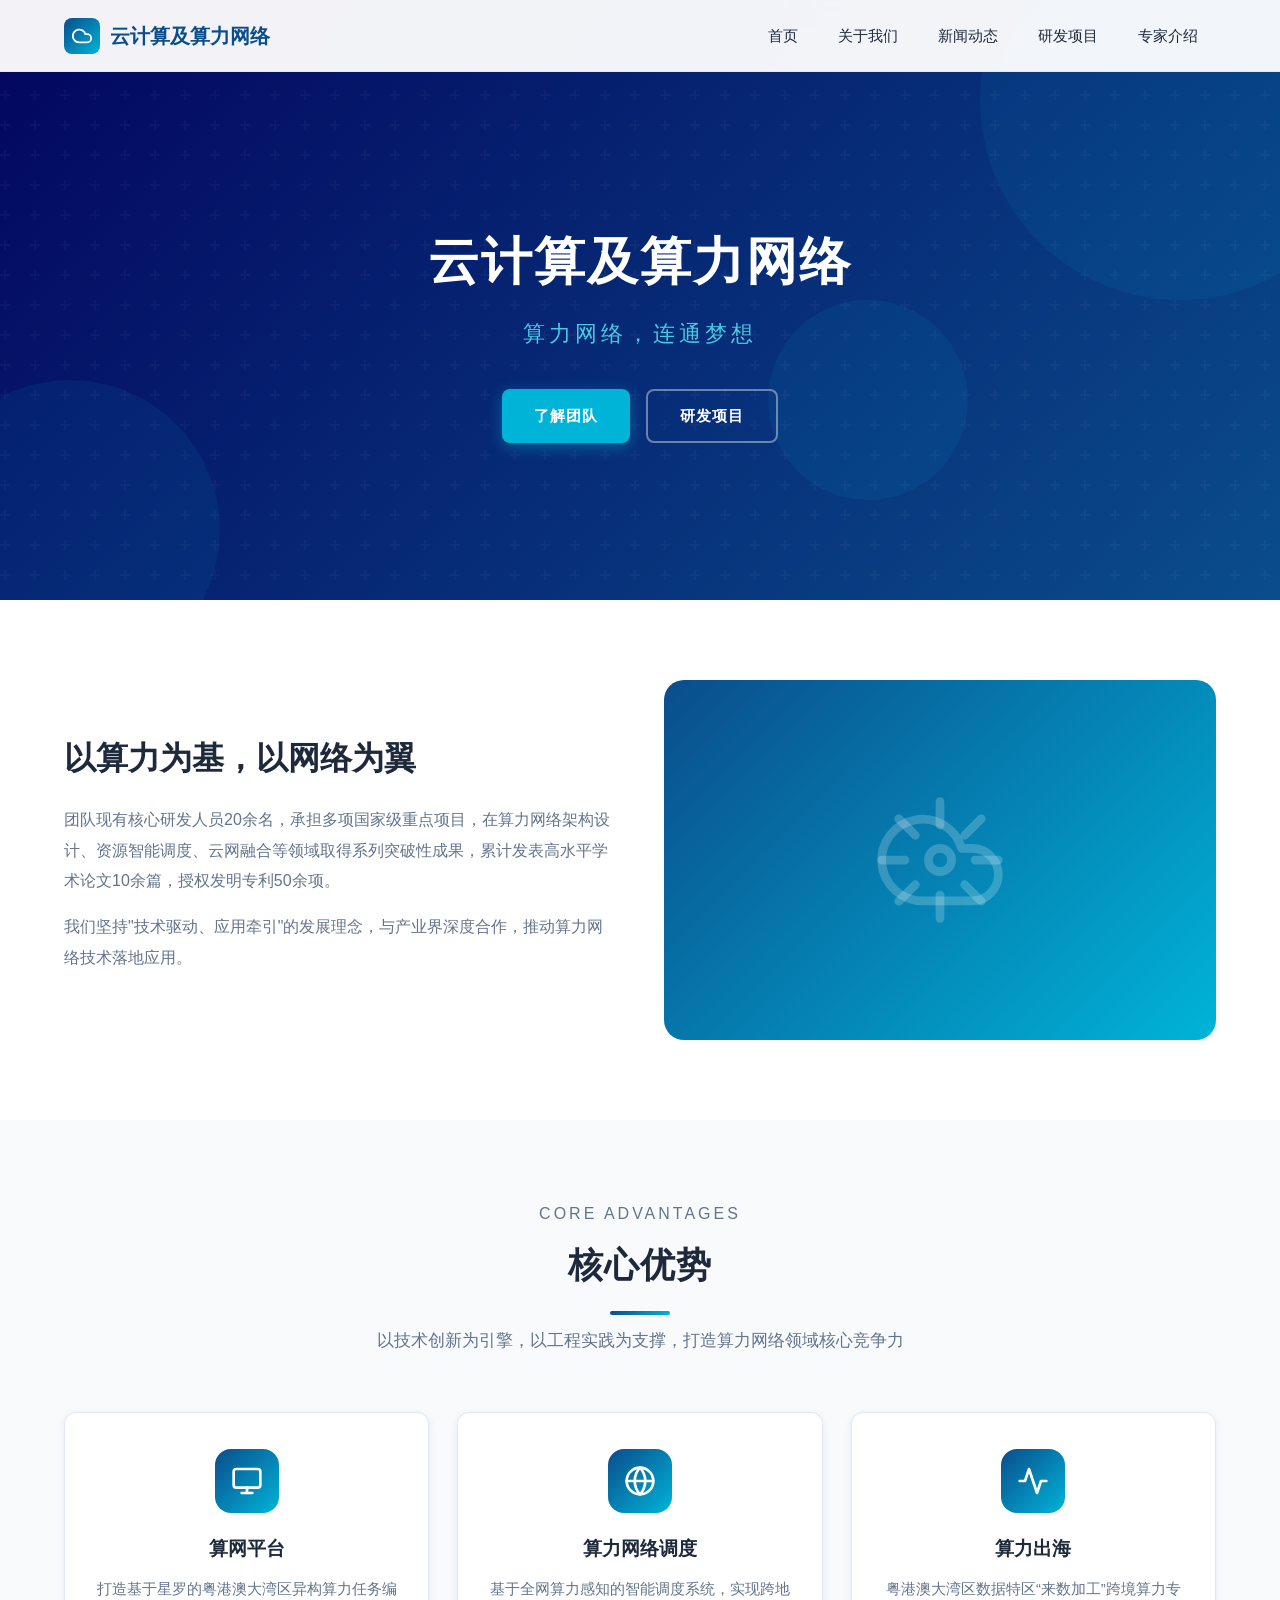
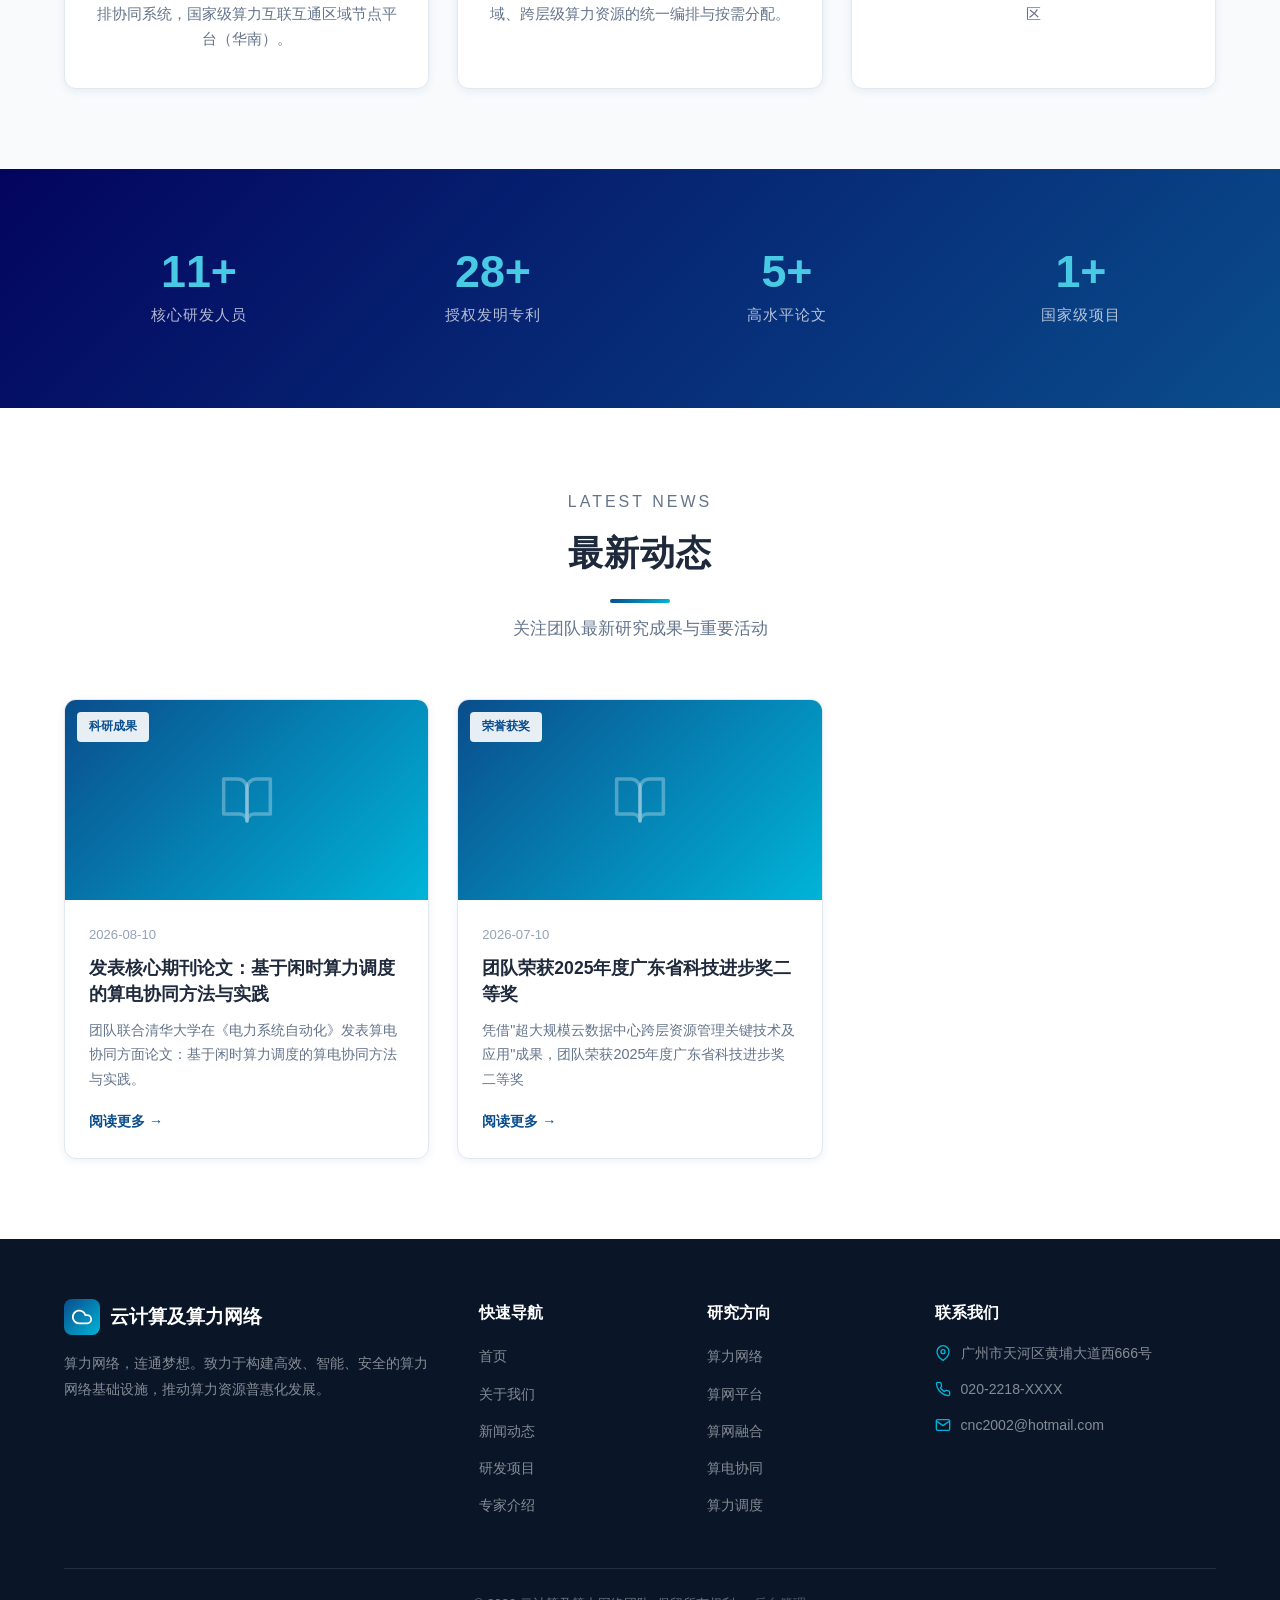
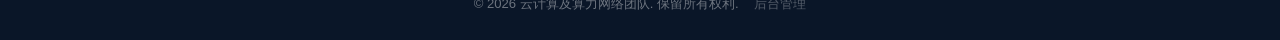
<file: index.html>
<!DOCTYPE html>
<html lang="zh-CN">
<head>
  <meta charset="UTF-8">
  <meta name="viewport" content="width=device-width, initial-scale=1.0">
  <meta name="description" content="云计算及算力网络 - 算力网络，连通梦想。">
  <title>云计算及算力网络 | 算力网络，连通梦想</title>
  <link rel="stylesheet" href="./css/style.css">
</head>
<body>

  <!-- 导航栏 -->
  <nav class="navbar">
    <div class="container">
      <a href="./index.html" class="nav-logo">
        <span class="logo-icon">
          <svg viewBox="0 0 24 24" fill="none" stroke="currentColor" stroke-width="2" stroke-linecap="round" stroke-linejoin="round">
            <path d="M17.5 19H9a7 7 0 1 1 6.71-9h1.79a4.5 4.5 0 1 1 0 9Z"/>
          </svg>
        </span>
        <span>云计算及算力网络</span>
      </a>
      <ul class="nav-menu">
        <li><a href="./index.html">首页</a></li>
        <li><a href="./about.html">关于我们</a></li>
        <li><a href="./news.html">新闻动态</a></li>
        <li><a href="./projects.html">研发项目</a></li>
        <li><a href="./experts.html">专家介绍</a></li>
      </ul>
      <div class="nav-toggle">
        <span></span><span></span><span></span>
      </div>
    </div>
  </nav>

  <!-- Hero 区域 -->
  <section class="hero">
    <div class="hero-bg-animation">
      <div class="circle"></div>
      <div class="circle"></div>
      <div class="circle"></div>
    </div>
    <div class="hero-content">
      <h1>云计算及算力网络</h1>
      <p class="slogan">算力网络，连通梦想</p>
 
      <div class="hero-buttons">
        <a href="./about.html" class="btn btn-primary">了解团队</a>
        <a href="./projects.html" class="btn btn-outline">研发项目</a>
      </div>
    </div>
  </section>

  <!-- 团队简介 -->
  <section class="section">
    <div class="container">
      <div class="about-intro">
        <div class="about-text fade-in">
          <h2>以算力为基，以网络为翼</h2>
          <p>
            团队现有核心研发人员20余名，承担多项国家级重点项目，在算力网络架构设计、资源智能调度、云网融合等领域取得系列突破性成果，累计发表高水平学术论文10余篇，授权发明专利50余项。
          </p>
          <p>
            我们坚持"技术驱动、应用牵引"的发展理念，与产业界深度合作，推动算力网络技术落地应用。
          </p>
        </div>
        <div class="about-visual fade-in">
          <svg viewBox="0 0 24 24" fill="none" stroke="currentColor" stroke-width="1.5" stroke-linecap="round" stroke-linejoin="round">
            <path d="M17.5 19H9a7 7 0 1 1 6.71-9h1.79a4.5 4.5 0 1 1 0 9Z"/>
            <circle cx="12" cy="12" r="2"/>
            <path d="M12 2v4M12 18v4M4.93 4.93l2.83 2.83M16.24 16.24l2.83 2.83M2 12h4M18 12h4M4.93 19.07l2.83-2.83M16.24 7.76l2.83-2.83"/>
          </svg>
        </div>
      </div>
    </div>
  </section>

  <!-- 核心优势 -->
  <section class="section section-light">
    <div class="container">
      <div class="section-title fade-in">
        <p class="subtitle">CORE ADVANTAGES</p>
        <h2>核心优势</h2>
        <p>以技术创新为引擎，以工程实践为支撑，打造算力网络领域核心竞争力</p>
      </div>
      <div class="features-grid">
        <div class="feature-card fade-in">
          <div class="icon-wrap">
            <svg viewBox="0 0 24 24" fill="none" stroke="currentColor" stroke-width="2" stroke-linecap="round" stroke-linejoin="round">
              <rect x="2" y="3" width="20" height="14" rx="2" ry="2"/>
              <line x1="8" y1="21" x2="16" y2="21"/>
              <line x1="12" y1="17" x2="12" y2="21"/>
            </svg>
          </div>
          <h3>算网平台</h3>
          <p>打造基于星罗的粤港澳大湾区异构算力任务编排协同系统，国家级算力互联互通区域节点平台（华南）。</p>
        </div>
        <div class="feature-card fade-in">
          <div class="icon-wrap">
            <svg viewBox="0 0 24 24" fill="none" stroke="currentColor" stroke-width="2" stroke-linecap="round" stroke-linejoin="round">
              <circle cx="12" cy="12" r="10"/>
              <line x1="2" y1="12" x2="22" y2="12"/>
              <path d="M12 2a15.3 15.3 0 0 1 4 10 15.3 15.3 0 0 1-4 10 15.3 15.3 0 0 1-4-10 15.3 15.3 0 0 1 4-10z"/>
            </svg>
          </div>
          <h3>算力网络调度</h3>
          <p>基于全网算力感知的智能调度系统，实现跨地域、跨层级算力资源的统一编排与按需分配。</p>
        </div>

        <div class="feature-card fade-in">
          <div class="icon-wrap">
            <svg viewBox="0 0 24 24" fill="none" stroke="currentColor" stroke-width="2" stroke-linecap="round" stroke-linejoin="round">
              <polyline points="22 12 18 12 15 21 9 3 6 12 2 12"/>
            </svg>
          </div>
          <h3>算力出海</h3>
          <p>粤港澳大湾区数据特区“来数加工”跨境算力专区</p>
        </div>
      </div>
    </div>
  </section>

  <!-- 数据统计 -->
  <section class="stats-section">
    <div class="container">
      <div class="stats-grid">
        <div class="stat-item">
          <div class="stat-number" data-target="20" data-suffix="+">0</div>
          <div class="stat-label">核心研发人员</div>
        </div>
        <div class="stat-item">
          <div class="stat-number" data-target="50" data-suffix="+">0</div>
          <div class="stat-label">授权发明专利</div>
        </div>
        <div class="stat-item">
          <div class="stat-number" data-target="10" data-suffix="+">0</div>
          <div class="stat-label">高水平论文</div>
        </div>
        <div class="stat-item">
          <div class="stat-number" data-target="2" data-suffix="+">0</div>
          <div class="stat-label">国家级项目</div>
        </div>
      </div>
    </div>
  </section>

  <!-- 最新动态 -->
  <section class="section">
    <div class="container">
      <div class="section-title fade-in">
        <p class="subtitle">LATEST NEWS</p>
        <h2>最新动态</h2>
        <p>关注团队最新研究成果与重要活动</p>
      </div>
      <div class="news-grid" id="latest-news">
        <div class="empty-state" style="grid-column:1/-1;text-align:center;padding:40px;color:#94A3B8;">
          <p>正在加载...</p>
        </div>
      </div>
    </div>
  </section>

  <!-- 页脚 -->
  <footer class="footer">
    <div class="container">
      <div class="footer-grid">
        <div class="footer-brand">
          <div class="footer-logo">
            <span class="logo-icon">
              <svg viewBox="0 0 24 24" fill="none" stroke="currentColor" stroke-width="2" stroke-linecap="round" stroke-linejoin="round">
                <path d="M17.5 19H9a7 7 0 1 1 6.71-9h1.79a4.5 4.5 0 1 1 0 9Z"/>
              </svg>
            </span>
            <span>云计算及算力网络</span>
          </div>
          <p>算力网络，连通梦想。致力于构建高效、智能、安全的算力网络基础设施，推动算力资源普惠化发展。</p>
        </div>
        <div class="footer-col">
          <h4>快速导航</h4>
          <ul>
            <li><a href="./index.html">首页</a></li>
            <li><a href="./about.html">关于我们</a></li>
            <li><a href="./news.html">新闻动态</a></li>
            <li><a href="./projects.html">研发项目</a></li>
            <li><a href="./experts.html">专家介绍</a></li>
          </ul>
        </div>
        <div class="footer-col">
          <h4>研究方向</h4>
          <ul>
            <li><a href="./projects.html">算力网络</a></li>
            <li><a href="./projects.html">算网平台</a></li>
            <li><a href="./projects.html">算网融合</a></li>
            <li><a href="./projects.html">算电协同</a></li>
            <li><a href="./projects.html">算力调度</a></li>
          </ul>
        </div>
        <div class="footer-col footer-contact">
          <h4>联系我们</h4>
          <div class="contact-item">
            <svg viewBox="0 0 24 24" fill="none" stroke="currentColor" stroke-width="2" stroke-linecap="round" stroke-linejoin="round">
              <path d="M21 10c0 7-9 13-9 13s-9-6-9-13a9 9 0 0 1 18 0z"/>
              <circle cx="12" cy="10" r="3"/>
            </svg>
            <span>广州市天河区黄埔大道西666号</span>
          </div>
          <div class="contact-item">
            <svg viewBox="0 0 24 24" fill="none" stroke="currentColor" stroke-width="2" stroke-linecap="round" stroke-linejoin="round">
              <path d="M22 16.92v3a2 2 0 0 1-2.18 2 19.79 19.79 0 0 1-8.63-3.07 19.5 19.5 0 0 1-6-6 19.79 19.79 0 0 1-3.07-8.67A2 2 0 0 1 4.11 2h3a2 2 0 0 1 2 1.72 12.84 12.84 0 0 0 .7 2.81 2 2 0 0 1-.45 2.11L8.09 9.91a16 16 0 0 0 6 6l1.27-1.27a2 2 0 0 1 2.11-.45 12.84 12.84 0 0 0 2.81.7A2 2 0 0 1 22 16.92z"/>
            </svg>
            <span>020-2218-XXXX</span>
          </div>
          <div class="contact-item">
            <svg viewBox="0 0 24 24" fill="none" stroke="currentColor" stroke-width="2" stroke-linecap="round" stroke-linejoin="round">
              <path d="M4 4h16c1.1 0 2 .9 2 2v12c0 1.1-.9 2-2 2H4c-1.1 0-2-.9-2-2V6c0-1.1.9-2 2-2z"/>
              <polyline points="22,6 12,13 2,6"/>
            </svg>
            <span>cnc2002@hotmail.com</span>
          </div>
        </div>
      </div>
      <div class="footer-bottom">
        <p>&copy; 2026 云计算及算力网络团队. 保留所有权利. <a href="./admin.html" style="color:rgba(255,255,255,0.3);margin-left:12px;">后台管理</a></p>
      </div>
    </div>
  </footer>

  <script src="./js/render.js"></script>
  <script src="./js/main.js"></script>
  <script>CCNRender.renderNews('latest-news', 3);</script>
</body>
</html>
</file>
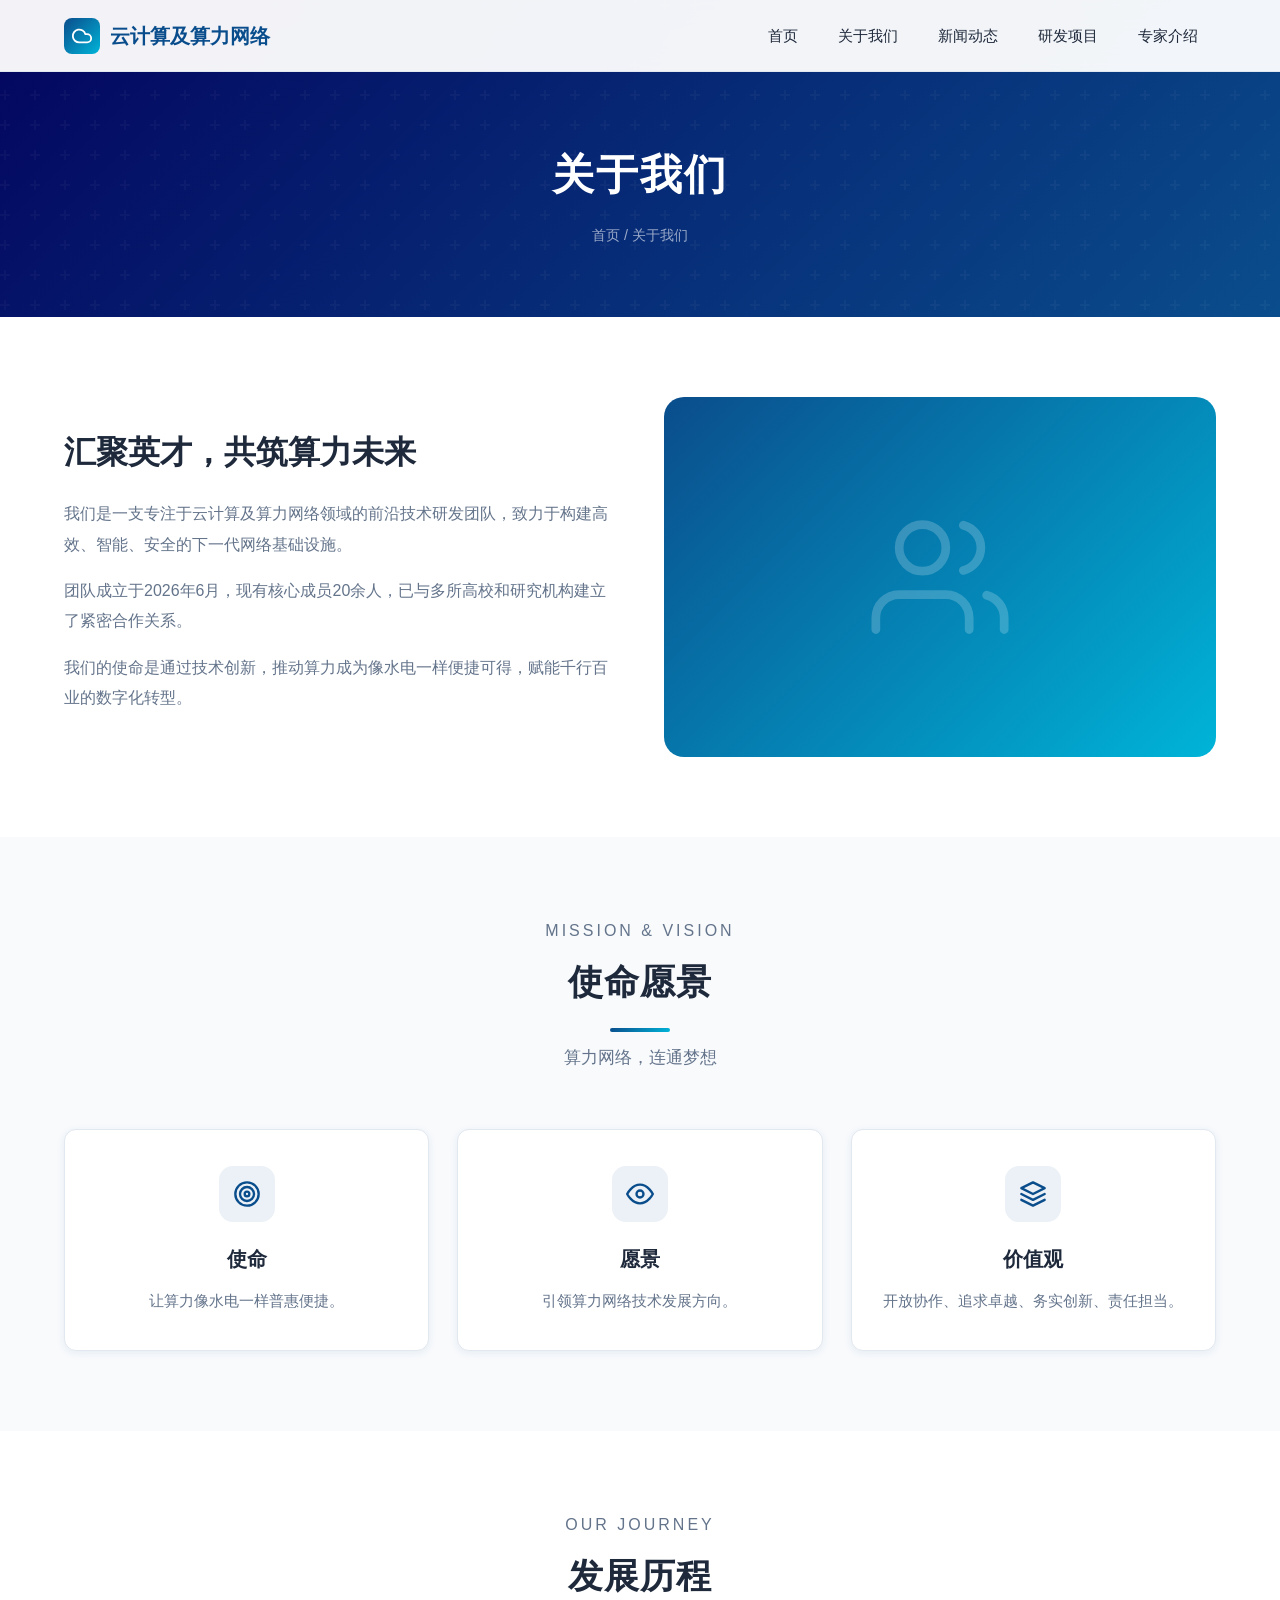
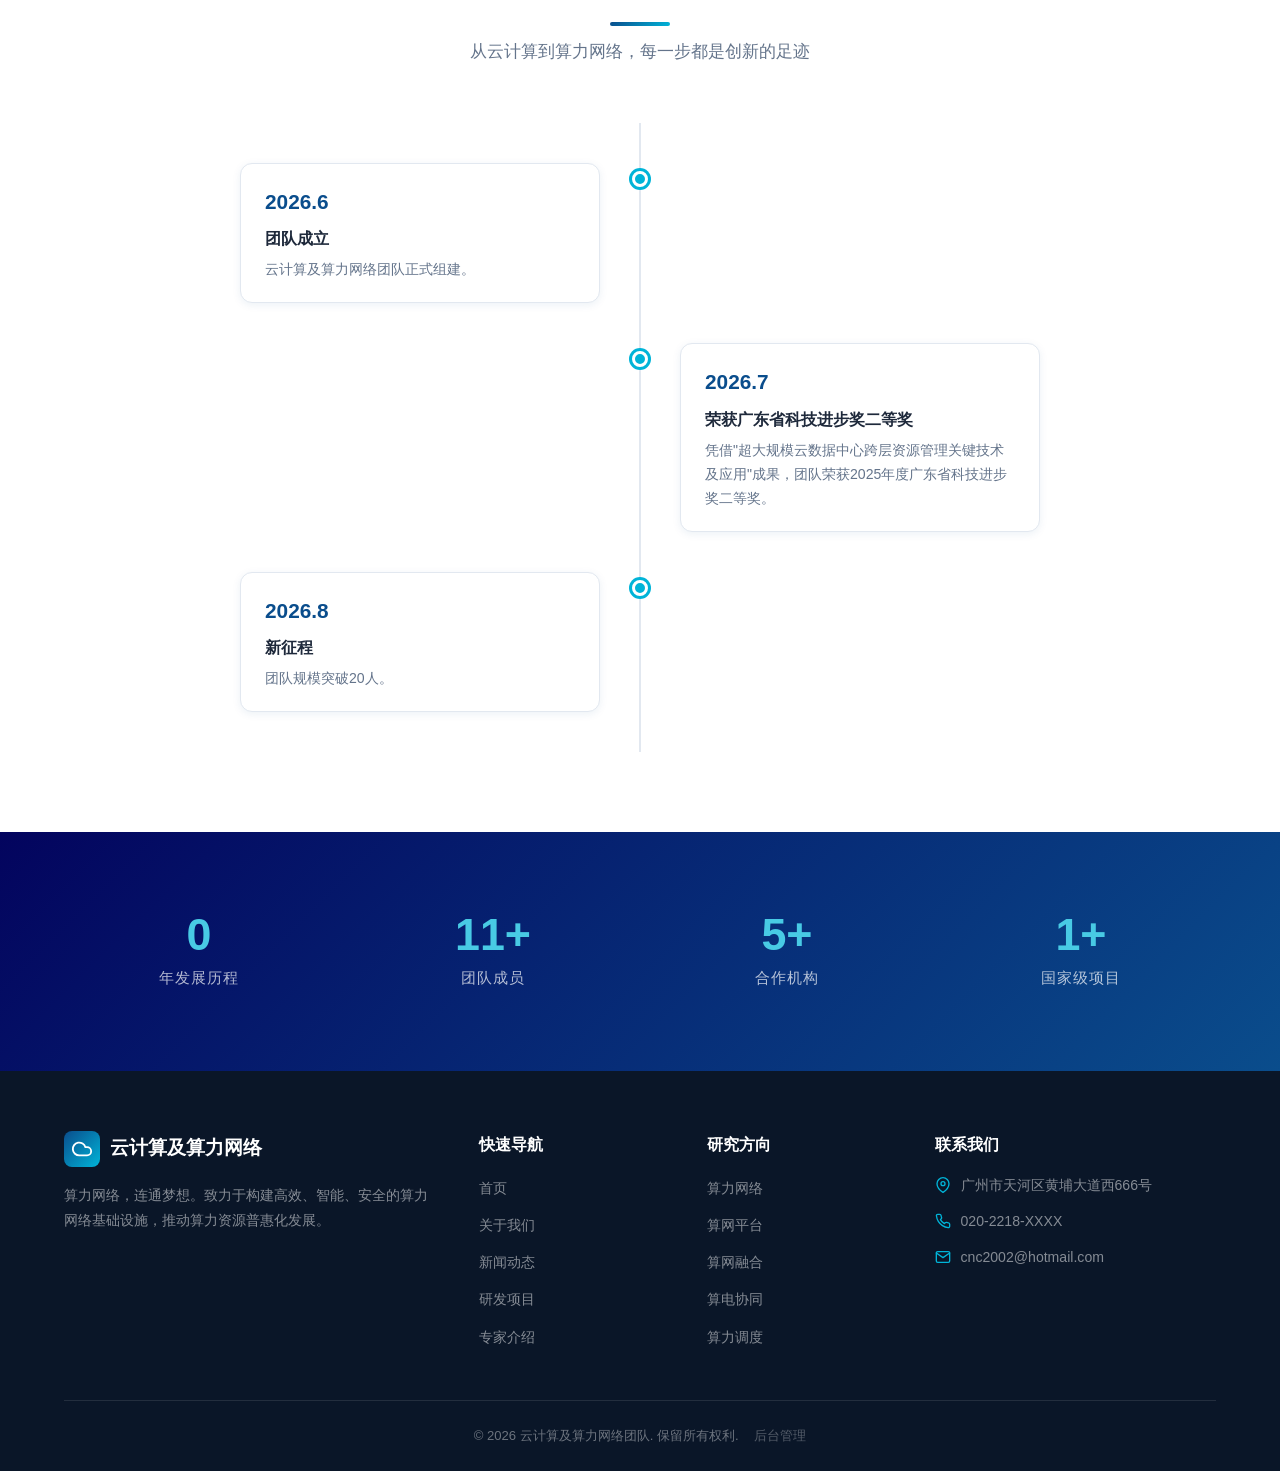
<file: about.html>
<!DOCTYPE html>
<html lang="zh-CN">
<head>
  <meta charset="UTF-8">
  <meta name="viewport" content="width=device-width, initial-scale=1.0">
  <meta name="description" content="了解云计算及算力网络团队 - 我们的使命、愿景、发展历程与组织架构。">
  <title>关于我们 | 云计算及算力网络</title>
  <link rel="stylesheet" href="./css/style.css">
</head>
<body>

  <!-- 导航栏 -->
  <nav class="navbar">
    <div class="container">
      <a href="./index.html" class="nav-logo">
        <span class="logo-icon">
          <svg viewBox="0 0 24 24" fill="none" stroke="currentColor" stroke-width="2" stroke-linecap="round" stroke-linejoin="round">
            <path d="M17.5 19H9a7 7 0 1 1 6.71-9h1.79a4.5 4.5 0 1 1 0 9Z"/>
          </svg>
        </span>
        <span>云计算及算力网络</span>
      </a>
      <ul class="nav-menu">
        <li><a href="./index.html">首页</a></li>
        <li><a href="./about.html">关于我们</a></li>
        <li><a href="./news.html">新闻动态</a></li>
        <li><a href="./projects.html">研发项目</a></li>
        <li><a href="./experts.html">专家介绍</a></li>
      </ul>
      <div class="nav-toggle">
        <span></span><span></span><span></span>
      </div>
    </div>
  </nav>

  <!-- 页面 Hero -->
  <section class="page-hero">
    <div class="container">
      <h1>关于我们</h1>
      <p class="breadcrumb"><a href="./index.html">首页</a> / 关于我们</p>
    </div>
  </section>

  <!-- 团队介绍 -->
  <section class="section">
    <div class="container">
      <div class="about-intro">
        <div class="about-text fade-in">
          <h2>汇聚英才，共筑算力未来</h2>
          <p>
            我们是一支专注于云计算及算力网络领域的前沿技术研发团队，致力于构建高效、智能、安全的下一代网络基础设施。
          </p>
          <p>
            团队成立于2026年6月，现有核心成员20余人，已与多所高校和研究机构建立了紧密合作关系。
          </p>
          <p>
            我们的使命是通过技术创新，推动算力成为像水电一样便捷可得，赋能千行百业的数字化转型。
          </p>
        </div>
        <div class="about-visual fade-in">
          <svg viewBox="0 0 24 24" fill="none" stroke="currentColor" stroke-width="1.5" stroke-linecap="round" stroke-linejoin="round">
            <path d="M17 21v-2a4 4 0 0 0-4-4H5a4 4 0 0 0-4 4v2"/>
            <circle cx="9" cy="7" r="4"/>
            <path d="M23 21v-2a4 4 0 0 0-3-3.87"/>
            <path d="M16 3.13a4 4 0 0 1 0 7.75"/>
          </svg>
        </div>
      </div>
    </div>
  </section>

  <!-- 愿景 -->
  <section class="section section-light">
    <div class="container">
      <div class="section-title fade-in">
        <p class="subtitle">MISSION & VISION</p>
        <h2>使命愿景</h2>
        <p>算力网络，连通梦想</p>
      </div>
      <div class="mission-vision">
        <div class="mv-card fade-in">
          <div class="mv-icon">
            <svg viewBox="0 0 24 24" fill="none" stroke="currentColor" stroke-width="2" stroke-linecap="round" stroke-linejoin="round">
              <circle cx="12" cy="12" r="10"/>
              <circle cx="12" cy="12" r="6"/>
              <circle cx="12" cy="12" r="2"/>
            </svg>
          </div>
          <h3>使命</h3>
          <p>让算力像水电一样普惠便捷。</p>
        </div>
        <div class="mv-card fade-in">
          <div class="mv-icon">
            <svg viewBox="0 0 24 24" fill="none" stroke="currentColor" stroke-width="2" stroke-linecap="round" stroke-linejoin="round">
              <path d="M1 12s4-8 11-8 11 8 11 8-4 8-11 8-11-8-11-8z"/>
              <circle cx="12" cy="12" r="3"/>
            </svg>
          </div>
          <h3>愿景</h3>
          <p>引领算力网络技术发展方向。</p>
        </div>
        <div class="mv-card fade-in">
          <div class="mv-icon">
            <svg viewBox="0 0 24 24" fill="none" stroke="currentColor" stroke-width="2" stroke-linecap="round" stroke-linejoin="round">
              <path d="M12 2L2 7l10 5 10-5-10-5z"/>
              <path d="M2 17l10 5 10-5"/>
              <path d="M2 12l10 5 10-5"/>
            </svg>
          </div>
          <h3>价值观</h3>
          <p>开放协作、追求卓越、务实创新、责任担当。</p>
        </div>
      </div>
    </div>
  </section>

  <!-- 发展历程 -->
  <section class="section">
    <div class="container">
      <div class="section-title fade-in">
        <p class="subtitle">OUR JOURNEY</p>
        <h2>发展历程</h2>
        <p>从云计算到算力网络，每一步都是创新的足迹</p>
      </div>
      <div class="timeline">
        <div class="timeline-item fade-in">
          <div class="timeline-dot"></div>
          <div class="timeline-content">
            <div class="timeline-year">2026.6</div>
            <h4>团队成立</h4>
            <p>云计算及算力网络团队正式组建。</p>
          </div>
        </div>
            <div class="timeline-item fade-in">
          <div class="timeline-dot"></div>
          <div class="timeline-content">
            <div class="timeline-year">2026.7</div>
            <h4>荣获广东省科技进步奖二等奖</h4>
            <p>凭借"超大规模云数据中心跨层资源管理关键技术及应用"成果，团队荣获2025年度广东省科技进步奖二等奖。</p>
          </div>
        </div>
       
        <div class="timeline-item fade-in">
          <div class="timeline-dot"></div>
          <div class="timeline-content">
            <div class="timeline-year">2026.8</div>
            <h4>新征程</h4>
            <p>团队规模突破20人。</p>
          </div>
        </div>
      </div>
    </div>
  </section>

  <!-- 数据统计 -->
  <section class="stats-section">
    <div class="container">
      <div class="stats-grid">
        <div class="stat-item">
          <div class="stat-number" data-target="1" data-suffix="">0</div>
          <div class="stat-label">年发展历程</div>
        </div>
        <div class="stat-item">
          <div class="stat-number" data-target="20" data-suffix="+">0</div>
          <div class="stat-label">团队成员</div>
        </div>
        <div class="stat-item">
          <div class="stat-number" data-target="10" data-suffix="+">0</div>
          <div class="stat-label">合作机构</div>
        </div>
        <div class="stat-item">
          <div class="stat-number" data-target="2" data-suffix="+">0</div>
          <div class="stat-label">国家级项目</div>
        </div>
      </div>
    </div>
  </section>

  <!-- 页脚 -->
  <footer class="footer">
    <div class="container">
      <div class="footer-grid">
        <div class="footer-brand">
          <div class="footer-logo">
            <span class="logo-icon">
              <svg viewBox="0 0 24 24" fill="none" stroke="currentColor" stroke-width="2" stroke-linecap="round" stroke-linejoin="round">
                <path d="M17.5 19H9a7 7 0 1 1 6.71-9h1.79a4.5 4.5 0 1 1 0 9Z"/>
              </svg>
            </span>
            <span>云计算及算力网络</span>
          </div>
          <p>算力网络，连通梦想。致力于构建高效、智能、安全的算力网络基础设施，推动算力资源普惠化发展。</p>
        </div>
        <div class="footer-col">
          <h4>快速导航</h4>
          <ul>
            <li><a href="./index.html">首页</a></li>
            <li><a href="./about.html">关于我们</a></li>
            <li><a href="./news.html">新闻动态</a></li>
            <li><a href="./projects.html">研发项目</a></li>
            <li><a href="./experts.html">专家介绍</a></li>
          </ul>
        </div>
        <div class="footer-col">
          <h4>研究方向</h4>
          <ul>
            <li><a href="./projects.html">算力网络</a></li>
            <li><a href="./projects.html">算网平台</a></li>
            <li><a href="./projects.html">算网融合</a></li>
            <li><a href="./projects.html">算电协同</a></li>
            <li><a href="./projects.html">算力调度</a></li>
          </ul>
        </div>
        <div class="footer-col footer-contact">
          <h4>联系我们</h4>
          <div class="contact-item">
            <svg viewBox="0 0 24 24" fill="none" stroke="currentColor" stroke-width="2" stroke-linecap="round" stroke-linejoin="round">
              <path d="M21 10c0 7-9 13-9 13s-9-6-9-13a9 9 0 0 1 18 0z"/>
              <circle cx="12" cy="10" r="3"/>
            </svg>
            <span>广州市天河区黄埔大道西666号</span>
          </div>
          <div class="contact-item">
            <svg viewBox="0 0 24 24" fill="none" stroke="currentColor" stroke-width="2" stroke-linecap="round" stroke-linejoin="round">
              <path d="M22 16.92v3a2 2 0 0 1-2.18 2 19.79 19.79 0 0 1-8.63-3.07 19.5 19.5 0 0 1-6-6 19.79 19.79 0 0 1-3.07-8.67A2 2 0 0 1 4.11 2h3a2 2 0 0 1 2 1.72 12.84 12.84 0 0 0 .7 2.81 2 2 0 0 1-.45 2.11L8.09 9.91a16 16 0 0 0 6 6l1.27-1.27a2 2 0 0 1 2.11-.45 12.84 12.84 0 0 0 2.81.7A2 2 0 0 1 22 16.92z"/>
            </svg>
            <span>020-2218-XXXX</span>
          </div>
          <div class="contact-item">
            <svg viewBox="0 0 24 24" fill="none" stroke="currentColor" stroke-width="2" stroke-linecap="round" stroke-linejoin="round">
              <path d="M4 4h16c1.1 0 2 .9 2 2v12c0 1.1-.9 2-2 2H4c-1.1 0-2-.9-2-2V6c0-1.1.9-2 2-2z"/>
              <polyline points="22,6 12,13 2,6"/>
            </svg>
            <span>cnc2002@hotmail.com</span>
          </div>
        </div>
      </div>
      <div class="footer-bottom">
        <p>&copy; 2026 云计算及算力网络团队. 保留所有权利. <a href="./admin.html" style="color:rgba(255,255,255,0.3);margin-left:12px;">后台管理</a></p>
      </div>
    </div>
  </footer>

  <script src="./js/main.js"></script>
</body>
</html>
</file>
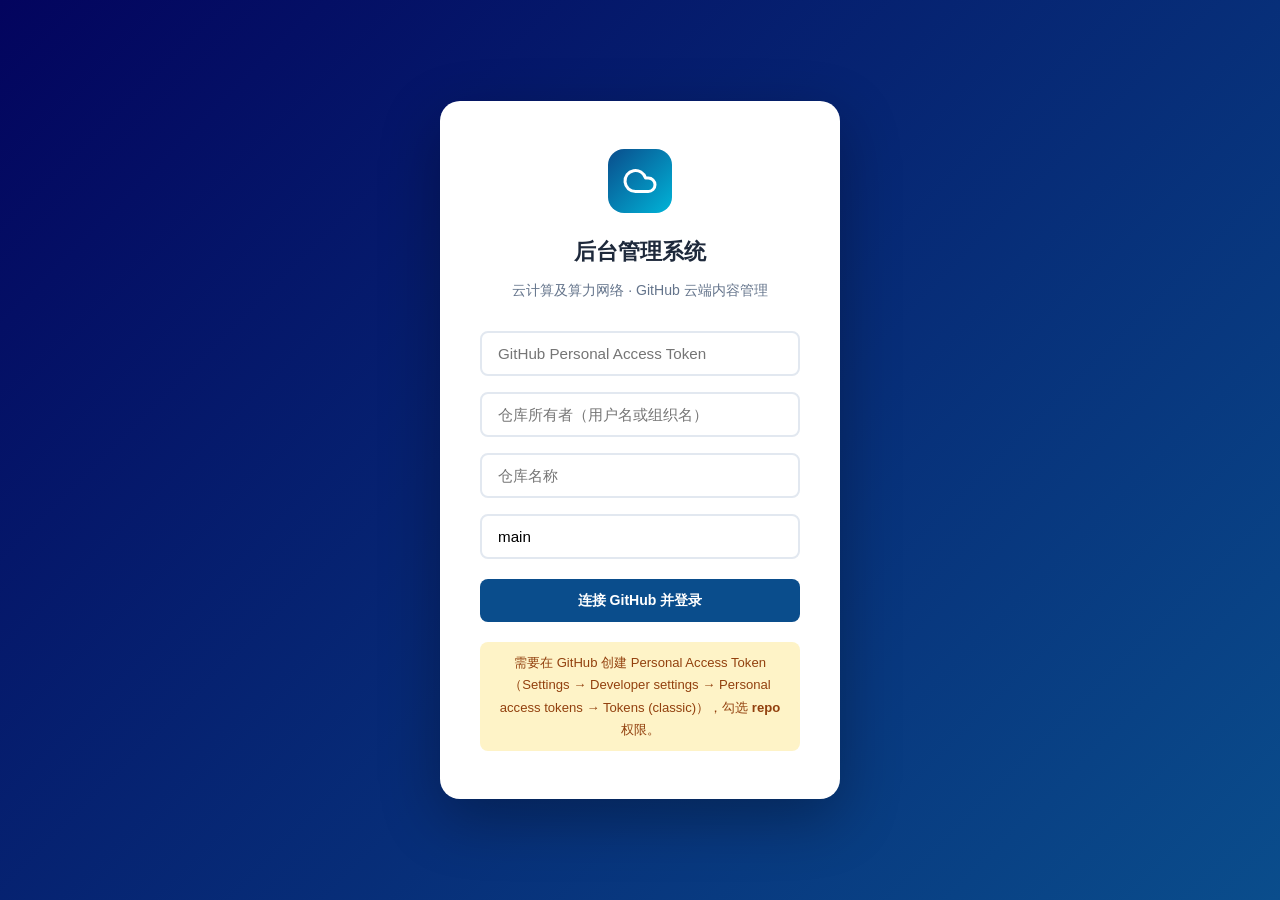
<file: admin.html>
<!DOCTYPE html>
<html lang="zh-CN">
<head>
  <meta charset="UTF-8">
  <meta name="viewport" content="width=device-width, initial-scale=1.0">
  <meta name="description" content="云计算及算力网络 - 后台管理系统">
  <title>后台管理 | 云计算及算力网络</title>
  <link rel="stylesheet" href="./css/style.css">
  <link rel="stylesheet" href="./css/admin.css">
</head>
<body>

  <!-- ===== GitHub 配置页 ===== -->
  <div class="admin-login" id="login-page">
    <div class="login-box">
      <div class="login-logo">
        <svg viewBox="0 0 24 24" fill="none" stroke="currentColor" stroke-width="2" stroke-linecap="round" stroke-linejoin="round">
          <path d="M17.5 19H9a7 7 0 1 1 6.71-9h1.79a4.5 4.5 0 1 1 0 9Z"/>
        </svg>
      </div>
      <h1>后台管理系统</h1>
      <p>云计算及算力网络 · GitHub 云端内容管理</p>
      <div class="login-error" id="login-error"></div>
      <input type="password" id="gh-token" placeholder="GitHub Personal Access Token" autocomplete="off">
      <input type="text" id="gh-owner" placeholder="仓库所有者（用户名或组织名）" autocomplete="off">
      <input type="text" id="gh-repo" placeholder="仓库名称" autocomplete="off">
      <input type="text" id="gh-branch" placeholder="分支名称（默认 main）" value="main" autocomplete="off">
      <button class="btn-admin btn-admin-primary" style="width:100%;justify-content:center;padding:12px;margin-top:4px;" onclick="AdminApp.handleLogin()">
        连接 GitHub 并登录
      </button>
      <div class="login-hint">
        需要在 GitHub 创建 Personal Access Token（Settings → Developer settings → Personal access tokens → Tokens (classic)），勾选 <strong>repo</strong> 权限。
      </div>
    </div>
  </div>

  <!-- ===== 管理后台 ===== -->
  <div class="admin-body" id="admin-app" style="display:none;">

    <!-- 顶部栏 -->
    <header class="admin-header">
      <div class="admin-brand">
        <span class="logo-icon">
          <svg viewBox="0 0 24 24" fill="none" stroke="currentColor" stroke-width="2" stroke-linecap="round" stroke-linejoin="round">
            <path d="M17.5 19H9a7 7 0 1 1 6.71-9h1.79a4.5 4.5 0 1 1 0 9Z"/>
          </svg>
        </span>
        <span>云计算及算力网络 · 管理后台</span>
      </div>
      <div class="admin-actions">
        <span id="sync-status" style="font-size:0.82rem;color:var(--text-light);"></span>
        <a href="./index.html" target="_blank">查看网站</a>
        <a href="javascript:void(0)" class="btn-logout" onclick="AdminApp.handleLogout()">退出登录</a>
      </div>
    </header>

    <div class="admin-layout">
      <!-- 侧边栏 -->
      <aside class="admin-sidebar">
        <div class="sidebar-section">内容管理</div>
        <ul class="sidebar-menu">
          <li><a href="javascript:void(0)" class="active" data-tab="dashboard" onclick="AdminApp.switchTab('dashboard')">
            <svg viewBox="0 0 24 24" fill="none" stroke="currentColor" stroke-width="2" stroke-linecap="round" stroke-linejoin="round">
              <rect x="3" y="3" width="7" height="7"/><rect x="14" y="3" width="7" height="7"/>
              <rect x="14" y="14" width="7" height="7"/><rect x="3" y="14" width="7" height="7"/>
            </svg><span>控制台</span>
          </a></li>
          <li><a href="javascript:void(0)" data-tab="news" onclick="AdminApp.switchTab('news')">
            <svg viewBox="0 0 24 24" fill="none" stroke="currentColor" stroke-width="2" stroke-linecap="round" stroke-linejoin="round">
              <path d="M2 3h6a4 4 0 0 1 4 4v14a3 3 0 0 0-3-3H2z"/>
              <path d="M22 3h-6a4 4 0 0 0-4 4v14a3 3 0 0 1 3-3h7z"/>
            </svg><span>新闻动态</span>
          </a></li>
          <li><a href="javascript:void(0)" data-tab="projects" onclick="AdminApp.switchTab('projects')">
            <svg viewBox="0 0 24 24" fill="none" stroke="currentColor" stroke-width="2" stroke-linecap="round" stroke-linejoin="round">
              <path d="M22 19a2 2 0 0 1-2 2H4a2 2 0 0 1-2-2V5a2 2 0 0 1 2-2h5l2 3h9a2 2 0 0 1 2 2z"/>
            </svg><span>研发项目</span>
          </a></li>
          <li><a href="javascript:void(0)" data-tab="experts" onclick="AdminApp.switchTab('experts')">
            <svg viewBox="0 0 24 24" fill="none" stroke="currentColor" stroke-width="2" stroke-linecap="round" stroke-linejoin="round">
              <path d="M17 21v-2a4 4 0 0 0-4-4H5a4 4 0 0 0-4 4v2"/><circle cx="9" cy="7" r="4"/>
              <path d="M23 21v-2a4 4 0 0 0-3-3.87"/><path d="M16 3.13a4 4 0 0 1 0 7.75"/>
            </svg><span>专家介绍</span>
          </a></li>
        </ul>
        <div class="sidebar-section">系统</div>
        <ul class="sidebar-menu">
          <li><a href="javascript:void(0)" data-tab="settings" onclick="AdminApp.switchTab('settings')">
            <svg viewBox="0 0 24 24" fill="none" stroke="currentColor" stroke-width="2" stroke-linecap="round" stroke-linejoin="round">
              <circle cx="12" cy="12" r="3"/>
              <path d="M19.4 15a1.65 1.65 0 0 0 .33 1.82l.06.06a2 2 0 0 1 0 2.83 2 2 0 0 1-2.83 0l-.06-.06a1.65 1.65 0 0 0-1.82-.33 1.65 1.65 0 0 0-1 1.51V21a2 2 0 0 1-2 2 2 2 0 0 1-2-2v-.09A1.65 1.65 0 0 0 9 19.4a1.65 1.65 0 0 0-1.82.33l-.06.06a2 2 0 0 1-2.83 0 2 2 0 0 1 0-2.83l.06-.06a1.65 1.65 0 0 0 .33-1.82 1.65 1.65 0 0 0-1.51-1H3a2 2 0 0 1-2-2 2 2 0 0 1 2-2h.09A1.65 1.65 0 0 0 4.6 9a1.65 1.65 0 0 0-.33-1.82l-.06-.06a2 2 0 0 1 0-2.83 2 2 0 0 1 2.83 0l.06.06a1.65 1.65 0 0 0 1.82.33H9a1.65 1.65 0 0 0 1-1.51V3a2 2 0 0 1 2-2 2 2 0 0 1 2 2v.09a1.65 1.65 0 0 0 1 1.51 1.65 1.65 0 0 0 1.82-.33l.06-.06a2 2 0 0 1 2.83 0 2 2 0 0 1 0 2.83l-.06.06a1.65 1.65 0 0 0-.33 1.82V9a1.65 1.65 0 0 0 1.51 1H21a2 2 0 0 1 2 2 2 2 0 0 1-2 2h-.09a1.65 1.65 0 0 0-1.51 1z"/>
            </svg><span>数据管理</span>
          </a></li>
        </ul>
      </aside>

      <!-- 主内容 -->
      <main class="admin-main">

        <!-- ===== 控制台 ===== -->
        <div class="tab-content" id="tab-dashboard">
          <div class="admin-page-header">
            <div>
              <h2>控制台</h2>
              <p class="page-desc">网站内容管理总览 · 数据同步至 GitHub 云端</p>
            </div>
          </div>
          <div class="stats-cards">
            <div class="stat-card">
              <div class="stat-icon blue">
                <svg viewBox="0 0 24 24" fill="none" stroke="currentColor" stroke-width="2" stroke-linecap="round" stroke-linejoin="round">
                  <path d="M2 3h6a4 4 0 0 1 4 4v14a3 3 0 0 0-3-3H2z"/>
                  <path d="M22 3h-6a4 4 0 0 0-4 4v14a3 3 0 0 1 3-3h7z"/>
                </svg>
              </div>
              <div class="stat-info">
                <div class="stat-value" id="stat-news">0</div>
                <div class="stat-name">新闻动态</div>
              </div>
            </div>
            <div class="stat-card">
              <div class="stat-icon green">
                <svg viewBox="0 0 24 24" fill="none" stroke="currentColor" stroke-width="2" stroke-linecap="round" stroke-linejoin="round">
                  <path d="M22 19a2 2 0 0 1-2 2H4a2 2 0 0 1-2-2V5a2 2 0 0 1 2-2h5l2 3h9a2 2 0 0 1 2 2z"/>
                </svg>
              </div>
              <div class="stat-info">
                <div class="stat-value" id="stat-projects">0</div>
                <div class="stat-name">研发项目</div>
              </div>
            </div>
            <div class="stat-card">
              <div class="stat-icon purple">
                <svg viewBox="0 0 24 24" fill="none" stroke="currentColor" stroke-width="2" stroke-linecap="round" stroke-linejoin="round">
                  <path d="M17 21v-2a4 4 0 0 0-4-4H5a4 4 0 0 0-4 4v2"/><circle cx="9" cy="7" r="4"/>
                </svg>
              </div>
              <div class="stat-info">
                <div class="stat-value" id="stat-experts">0</div>
                <div class="stat-name">专家成员</div>
              </div>
            </div>
          </div>
          <div class="data-mgmt-section">
            <h3>快捷操作</h3>
            <p>选择下方快捷入口管理网站内容，修改后自动同步至 GitHub 云端</p>
            <div class="mgmt-actions">
              <button class="btn-admin btn-admin-primary" onclick="AdminApp.switchTab('news')">
                <svg viewBox="0 0 24 24" fill="none" stroke="currentColor" stroke-width="2" stroke-linecap="round" stroke-linejoin="round"><line x1="12" y1="5" x2="12" y2="19"/><line x1="5" y1="12" x2="19" y2="12"/></svg>
                管理新闻
              </button>
              <button class="btn-admin btn-admin-success" onclick="AdminApp.switchTab('projects')">
                <svg viewBox="0 0 24 24" fill="none" stroke="currentColor" stroke-width="2" stroke-linecap="round" stroke-linejoin="round"><line x1="12" y1="5" x2="12" y2="19"/><line x1="5" y1="12" x2="19" y2="12"/></svg>
                管理项目
              </button>
              <button class="btn-admin btn-admin-outline" onclick="AdminApp.switchTab('experts')">
                <svg viewBox="0 0 24 24" fill="none" stroke="currentColor" stroke-width="2" stroke-linecap="round" stroke-linejoin="round"><line x1="12" y1="5" x2="12" y2="19"/><line x1="5" y1="12" x2="19" y2="12"/></svg>
                管理专家
              </button>
            </div>
          </div>
        </div>

        <!-- ===== 新闻管理 ===== -->
        <div class="tab-content" id="tab-news" style="display:none;">
          <div class="admin-page-header">
            <div>
              <h2>新闻动态管理</h2>
              <p class="page-desc">添加、编辑、删除新闻内容 · 保存后自动同步至 GitHub</p>
            </div>
            <button class="btn-admin btn-admin-primary" onclick="AdminApp.openNewsModal()">
              <svg viewBox="0 0 24 24" fill="none" stroke="currentColor" stroke-width="2" stroke-linecap="round" stroke-linejoin="round"><line x1="12" y1="5" x2="12" y2="19"/><line x1="5" y1="12" x2="19" y2="12"/></svg>
              添加新闻
            </button>
          </div>
          <div class="data-table-wrap">
            <table class="data-table">
              <thead>
                <tr>
                  <th>日期</th>
                  <th>分类</th>
                  <th>标题</th>
                  <th>摘要</th>
                  <th>操作</th>
                </tr>
              </thead>
              <tbody id="news-tbody"></tbody>
            </table>
          </div>
        </div>

        <!-- ===== 项目管理 ===== -->
        <div class="tab-content" id="tab-projects" style="display:none;">
          <div class="admin-page-header">
            <div>
              <h2>研发项目管理</h2>
              <p class="page-desc">添加、编辑、删除项目内容 · 保存后自动同步至 GitHub</p>
            </div>
            <button class="btn-admin btn-admin-primary" onclick="AdminApp.openProjectModal()">
              <svg viewBox="0 0 24 24" fill="none" stroke="currentColor" stroke-width="2" stroke-linecap="round" stroke-linejoin="round"><line x1="12" y1="5" x2="12" y2="19"/><line x1="5" y1="12" x2="19" y2="12"/></svg>
              添加项目
            </button>
          </div>
          <div class="data-table-wrap">
            <table class="data-table">
              <thead>
                <tr>
                  <th>状态</th>
                  <th>分类</th>
                  <th>标题</th>
                  <th>标签</th>
                  <th>摘要</th>
                  <th>操作</th>
                </tr>
              </thead>
              <tbody id="projects-tbody"></tbody>
            </table>
          </div>
        </div>

        <!-- ===== 专家管理 ===== -->
        <div class="tab-content" id="tab-experts" style="display:none;">
          <div class="admin-page-header">
            <div>
              <h2>专家介绍管理</h2>
              <p class="page-desc">添加、编辑、删除专家信息 · 保存后自动同步至 GitHub</p>
            </div>
            <button class="btn-admin btn-admin-primary" onclick="AdminApp.openExpertModal()">
              <svg viewBox="0 0 24 24" fill="none" stroke="currentColor" stroke-width="2" stroke-linecap="round" stroke-linejoin="round"><line x1="12" y1="5" x2="12" y2="19"/><line x1="5" y1="12" x2="19" y2="12"/></svg>
              添加专家
            </button>
          </div>
          <div class="data-table-wrap">
            <table class="data-table">
              <thead>
                <tr>
                  <th>姓名</th>
                  <th>职称</th>
                  <th>简介</th>
                  <th>研究方向</th>
                  <th>操作</th>
                </tr>
              </thead>
              <tbody id="experts-tbody"></tbody>
            </table>
          </div>
        </div>

        <!-- ===== 数据管理 ===== -->
        <div class="tab-content" id="tab-settings" style="display:none;">
          <div class="admin-page-header">
            <div>
              <h2>数据管理</h2>
              <p class="page-desc">GitHub 连接信息与数据备份</p>
            </div>
          </div>

          <div class="data-mgmt-section">
            <h3>GitHub 连接信息</h3>
            <p id="gh-config-info" style="font-family:monospace;font-size:0.85rem;background:var(--bg-light);padding:12px 16px;border-radius:8px;"></p>
            <div class="mgmt-actions">
              <button class="btn-admin btn-admin-outline" onclick="AdminApp.handleLogout()">断开连接</button>
            </div>
          </div>

          <div class="data-mgmt-section">
            <h3>导出数据备份</h3>
            <p>将当前所有内容导出为 JSON 文件，保存到本地作为备份。</p>
            <div class="mgmt-actions">
              <button class="btn-admin btn-admin-primary" onclick="AdminApp.handleExport()">
                <svg viewBox="0 0 24 24" fill="none" stroke="currentColor" stroke-width="2" stroke-linecap="round" stroke-linejoin="round"><path d="M21 15v4a2 2 0 0 1-2 2H5a2 2 0 0 1-2-2v-4"/><polyline points="7 10 12 15 17 10"/><line x1="12" y1="15" x2="12" y2="3"/></svg>
                导出 JSON 文件
              </button>
            </div>
          </div>
        </div>

      </main>
    </div>
  </div>

  <!-- ===== 新闻/项目 模态框 ===== -->
  <div class="modal-overlay" id="modal-form">
    <div class="modal">
      <div class="modal-header">
        <h3 id="modal-title">添加</h3>
        <button class="modal-close" onclick="AdminApp.closeModal()">
          <svg viewBox="0 0 24 24" fill="none" stroke="currentColor" stroke-width="2" stroke-linecap="round" stroke-linejoin="round" width="20" height="20"><line x1="18" y1="6" x2="6" y2="18"/><line x1="6" y1="6" x2="18" y2="18"/></svg>
        </button>
      </div>
      <div class="modal-body" id="modal-body"></div>
      <div class="modal-footer">
        <button class="btn-admin btn-admin-outline" onclick="AdminApp.closeModal()">取消</button>
        <button class="btn-admin btn-admin-primary" id="modal-save-btn">保存</button>
      </div>
    </div>
  </div>

  <!-- ===== 确认删除弹窗 ===== -->
  <div class="modal-overlay" id="modal-confirm">
    <div class="modal confirm-modal">
      <div class="modal-body">
        <div class="confirm-icon">
          <svg viewBox="0 0 24 24" fill="none" stroke="currentColor" stroke-width="2" stroke-linecap="round" stroke-linejoin="round"><path d="M10.29 3.86L1.82 18a2 2 0 0 0 1.71 3h16.94a2 2 0 0 0 1.71-3L13.71 3.86a2 2 0 0 0-3.42 0z"/><line x1="12" y1="9" x2="12" y2="13"/><line x1="12" y1="17" x2="12.01" y2="17"/></svg>
        </div>
        <p>确认删除？</p>
        <p class="confirm-sub" id="confirm-sub">此操作不可撤销</p>
      </div>
      <div class="modal-footer">
        <button class="btn-admin btn-admin-outline" onclick="AdminApp.closeConfirm()">取消</button>
        <button class="btn-admin btn-admin-danger" id="confirm-delete-btn">确认删除</button>
      </div>
    </div>
  </div>

  <!-- ===== Toast 提示 ===== -->
  <div id="toast" style="position:fixed;bottom:32px;left:50%;transform:translateX(-50%) translateY(100px);background:#1E293B;color:white;padding:12px 28px;border-radius:8px;font-size:0.9rem;z-index:2000;transition:transform 0.3s ease;box-shadow:0 8px 24px rgba(0,0,0,0.2);"></div>

  <script src="./js/data.js"></script>
  <script src="./js/admin.js"></script>
</body>
</html>
</file>
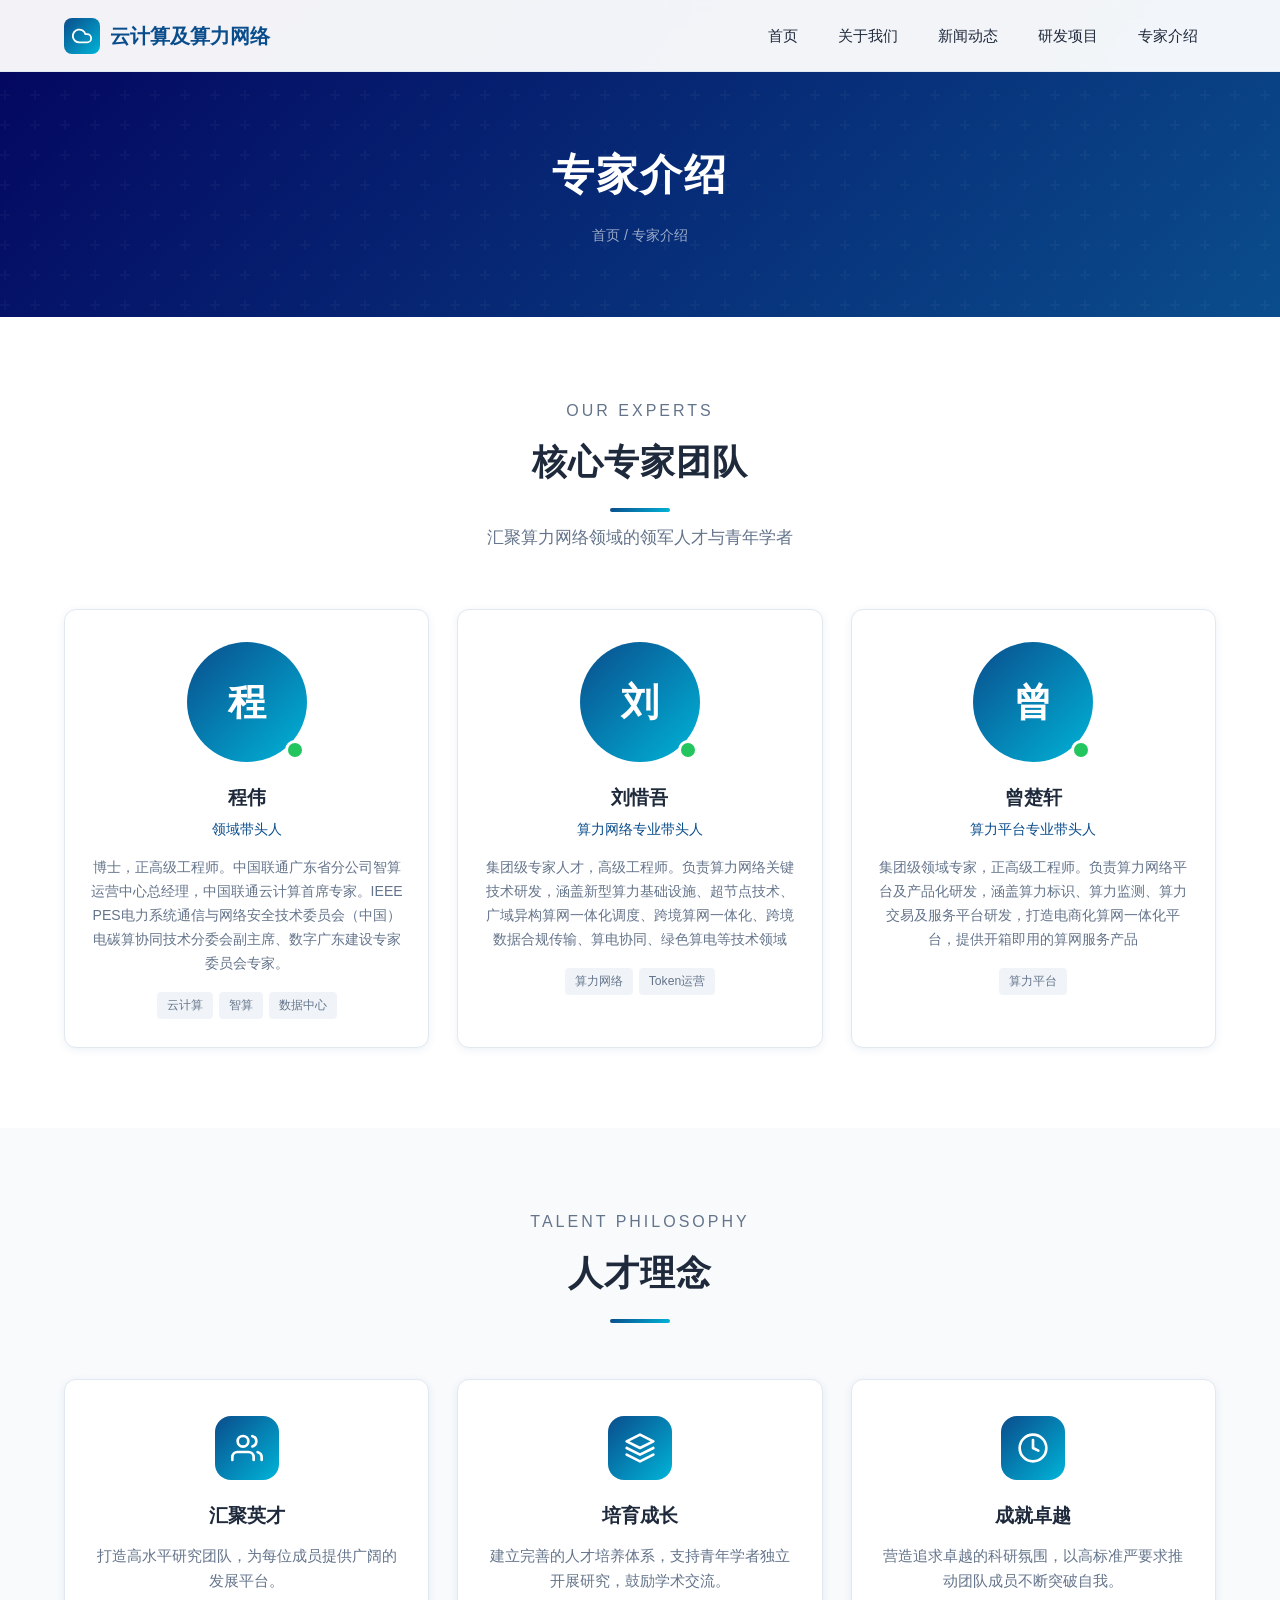
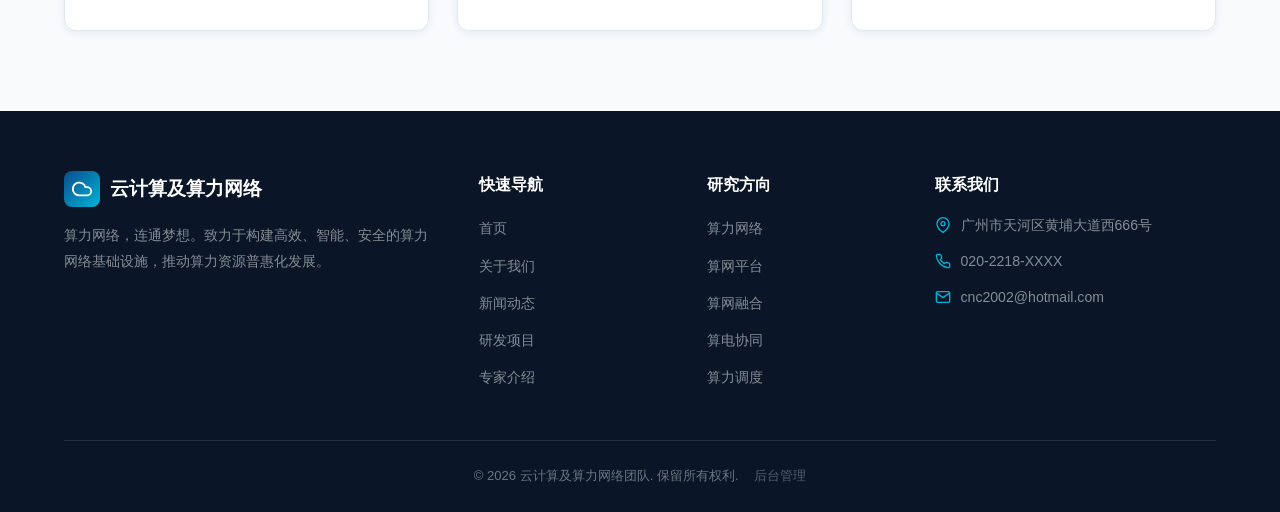
<file: experts.html>
<!DOCTYPE html>
<html lang="zh-CN">
<head>
  <meta charset="UTF-8">
  <meta name="viewport" content="width=device-width, initial-scale=1.0">
  <meta name="description" content="云计算及算力网络团队专家介绍 - 汇聚云计算、算力网络领域的优秀研究人才。">
  <title>专家介绍 | 云计算及算力网络</title>
  <link rel="stylesheet" href="./css/style.css">
</head>
<body>

  <!-- 导航栏 -->
  <nav class="navbar">
    <div class="container">
      <a href="./index.html" class="nav-logo">
        <span class="logo-icon">
          <svg viewBox="0 0 24 24" fill="none" stroke="currentColor" stroke-width="2" stroke-linecap="round" stroke-linejoin="round">
            <path d="M17.5 19H9a7 7 0 1 1 6.71-9h1.79a4.5 4.5 0 1 1 0 9Z"/>
          </svg>
        </span>
        <span>云计算及算力网络</span>
      </a>
      <ul class="nav-menu">
        <li><a href="./index.html">首页</a></li>
        <li><a href="./about.html">关于我们</a></li>
        <li><a href="./news.html">新闻动态</a></li>
        <li><a href="./projects.html">研发项目</a></li>
        <li><a href="./experts.html">专家介绍</a></li>
      </ul>
      <div class="nav-toggle">
        <span></span><span></span><span></span>
      </div>
    </div>
  </nav>

  <!-- 页面 Hero -->
  <section class="page-hero">
    <div class="container">
      <h1>专家介绍</h1>
      <p class="breadcrumb"><a href="./index.html">首页</a> / 专家介绍</p>
    </div>
  </section>

  <!-- 专家列表 -->
  <section class="section">
    <div class="container">
      <div class="section-title fade-in">
        <p class="subtitle">OUR EXPERTS</p>
        <h2>核心专家团队</h2>
        <p>汇聚算力网络领域的领军人才与青年学者</p>
      </div>

      <!-- 专家卡片网格（动态渲染） -->
      <div class="experts-grid" id="experts-grid">
        <div class="empty-state" style="grid-column:1/-1;text-align:center;padding:40px;color:#94A3B8;">
          <p>正在加载...</p>
        </div>
      </div>
    </div>
  </section>

  <!-- 人才理念 -->
  <section class="section section-light">
    <div class="container">
      <div class="section-title fade-in">
        <p class="subtitle">TALENT PHILOSOPHY</p>
        <h2>人才理念</h2>
      </div>
      <div class="features-grid">
        <div class="feature-card fade-in">
          <div class="icon-wrap">
            <svg viewBox="0 0 24 24" fill="none" stroke="currentColor" stroke-width="2" stroke-linecap="round" stroke-linejoin="round">
              <path d="M17 21v-2a4 4 0 0 0-4-4H5a4 4 0 0 0-4 4v2"/>
              <circle cx="9" cy="7" r="4"/>
              <path d="M23 21v-2a4 4 0 0 0-3-3.87"/>
              <path d="M16 3.13a4 4 0 0 1 0 7.75"/>
            </svg>
          </div>
          <h3>汇聚英才</h3>
          <p>打造高水平研究团队，为每位成员提供广阔的发展平台。</p>
        </div>
        <div class="feature-card fade-in">
          <div class="icon-wrap">
            <svg viewBox="0 0 24 24" fill="none" stroke="currentColor" stroke-width="2" stroke-linecap="round" stroke-linejoin="round">
              <path d="M12 2L2 7l10 5 10-5-10-5z"/>
              <path d="M2 17l10 5 10-5"/>
              <path d="M2 12l10 5 10-5"/>
            </svg>
          </div>
          <h3>培育成长</h3>
          <p>建立完善的人才培养体系，支持青年学者独立开展研究，鼓励学术交流。</p>
        </div>
        <div class="feature-card fade-in">
          <div class="icon-wrap">
            <svg viewBox="0 0 24 24" fill="none" stroke="currentColor" stroke-width="2" stroke-linecap="round" stroke-linejoin="round">
              <circle cx="12" cy="12" r="10"/>
              <path d="M12 6v6l4 2"/>
            </svg>
          </div>
          <h3>成就卓越</h3>
          <p>营造追求卓越的科研氛围，以高标准严要求推动团队成员不断突破自我。</p>
        </div>
      </div>
    </div>
  </section>

  <!-- 页脚 -->
  <footer class="footer">
    <div class="container">
      <div class="footer-grid">
        <div class="footer-brand">
          <div class="footer-logo">
            <span class="logo-icon">
              <svg viewBox="0 0 24 24" fill="none" stroke="currentColor" stroke-width="2" stroke-linecap="round" stroke-linejoin="round">
                <path d="M17.5 19H9a7 7 0 1 1 6.71-9h1.79a4.5 4.5 0 1 1 0 9Z"/>
              </svg>
            </span>
            <span>云计算及算力网络</span>
          </div>
          <p>算力网络，连通梦想。致力于构建高效、智能、安全的算力网络基础设施，推动算力资源普惠化发展。</p>
        </div>
        <div class="footer-col">
          <h4>快速导航</h4>
          <ul>
            <li><a href="./index.html">首页</a></li>
            <li><a href="./about.html">关于我们</a></li>
            <li><a href="./news.html">新闻动态</a></li>
            <li><a href="./projects.html">研发项目</a></li>
            <li><a href="./experts.html">专家介绍</a></li>
          </ul>
        </div>
        <div class="footer-col">
          <h4>研究方向</h4>
          <ul>
            <li><a href="./projects.html">算力网络</a></li>
            <li><a href="./projects.html">算网平台</a></li>
            <li><a href="./projects.html">算网融合</a></li>
            <li><a href="./projects.html">算电协同</a></li>
            <li><a href="./projects.html">算力调度</a></li>
          </ul>
        </div>
        <div class="footer-col footer-contact">
          <h4>联系我们</h4>
          <div class="contact-item">
            <svg viewBox="0 0 24 24" fill="none" stroke="currentColor" stroke-width="2" stroke-linecap="round" stroke-linejoin="round">
              <path d="M21 10c0 7-9 13-9 13s-9-6-9-13a9 9 0 0 1 18 0z"/>
              <circle cx="12" cy="10" r="3"/>
            </svg>
            <span>广州市天河区黄埔大道西666号</span>
          </div>
          <div class="contact-item">
            <svg viewBox="0 0 24 24" fill="none" stroke="currentColor" stroke-width="2" stroke-linecap="round" stroke-linejoin="round">
              <path d="M22 16.92v3a2 2 0 0 1-2.18 2 19.79 19.79 0 0 1-8.63-3.07 19.5 19.5 0 0 1-6-6 19.79 19.79 0 0 1-3.07-8.67A2 2 0 0 1 4.11 2h3a2 2 0 0 1 2 1.72 12.84 12.84 0 0 0 .7 2.81 2 2 0 0 1-.45 2.11L8.09 9.91a16 16 0 0 0 6 6l1.27-1.27a2 2 0 0 1 2.11-.45 12.84 12.84 0 0 0 2.81.7A2 2 0 0 1 22 16.92z"/>
            </svg>
            <span>020-2218-XXXX</span>
          </div>
          <div class="contact-item">
            <svg viewBox="0 0 24 24" fill="none" stroke="currentColor" stroke-width="2" stroke-linecap="round" stroke-linejoin="round">
              <path d="M4 4h16c1.1 0 2 .9 2 2v12c0 1.1-.9 2-2 2H4c-1.1 0-2-.9-2-2V6c0-1.1.9-2 2-2z"/>
              <polyline points="22,6 12,13 2,6"/>
            </svg>
            <span>cnc2002@hotmail.com</span>
          </div>
        </div>
      </div>
      <div class="footer-bottom">
        <p>&copy; 2026 云计算及算力网络团队. 保留所有权利. <a href="./admin.html" style="color:rgba(255,255,255,0.3);margin-left:12px;">后台管理</a></p>
      </div>
    </div>
  </footer>

  <script src="./js/render.js"></script>
  <script src="./js/main.js"></script>
  <script>CCNRender.renderExperts('experts-grid');</script>
</body>
</html>
</file>
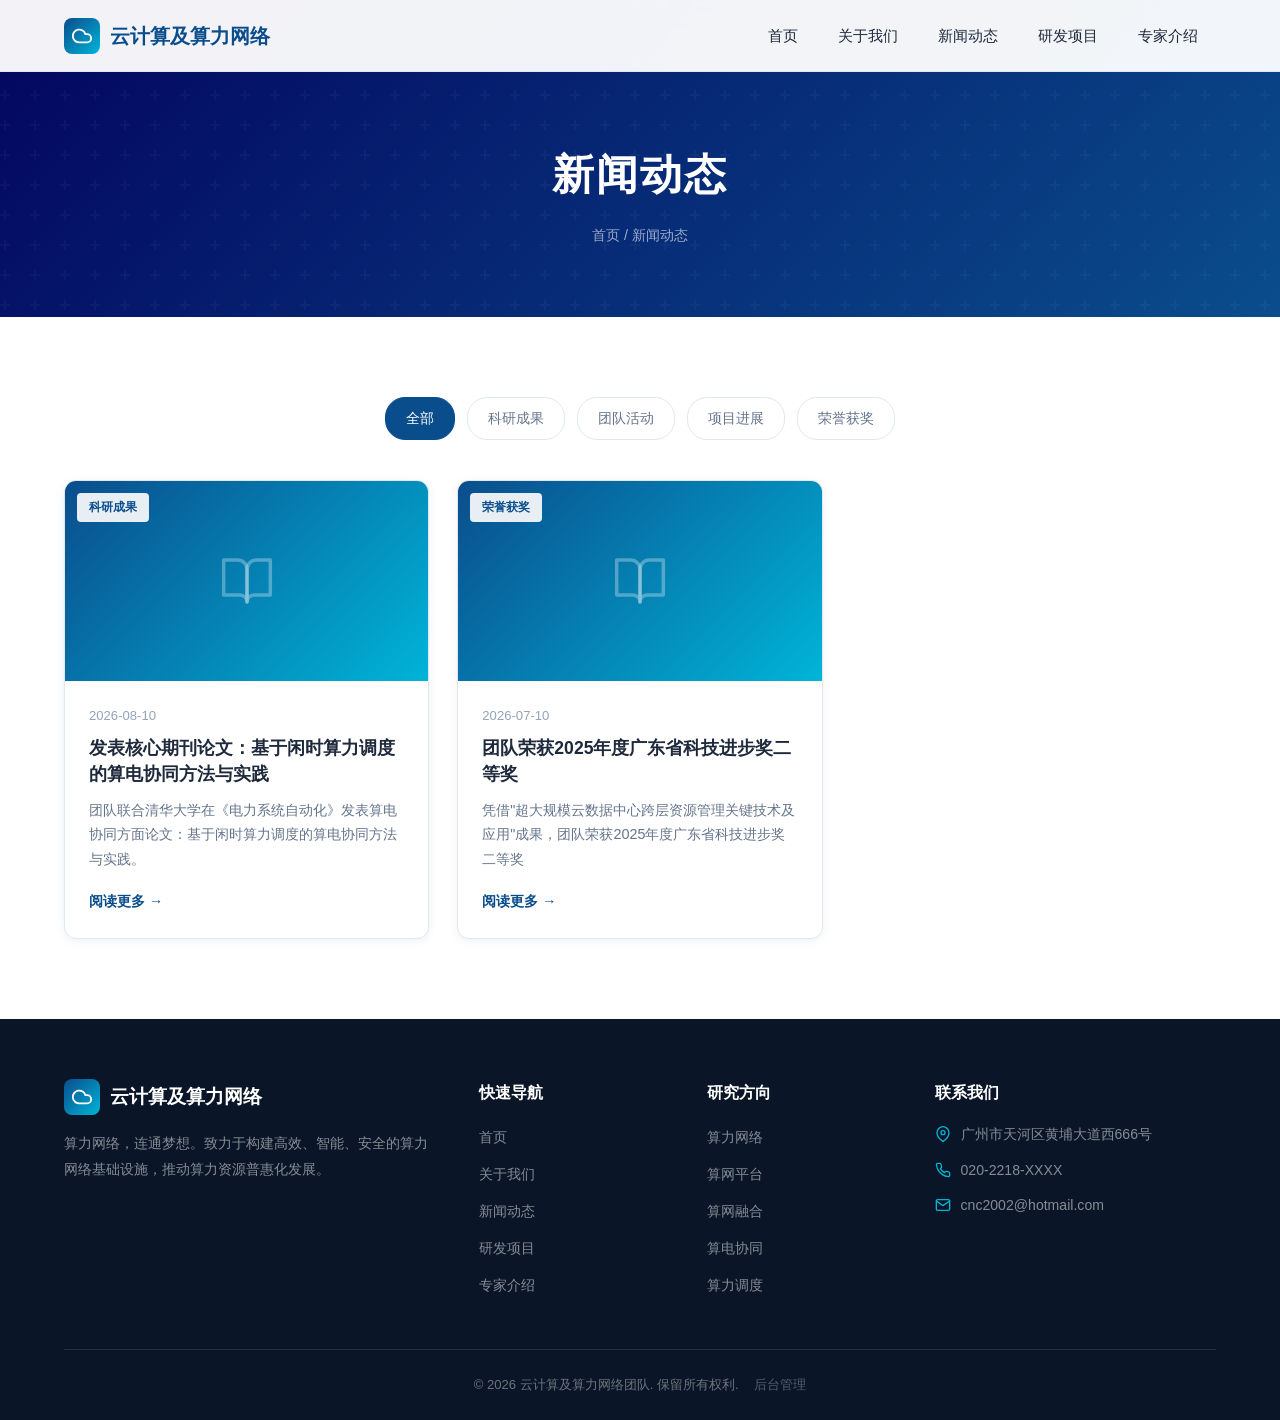
<file: news.html>
<!DOCTYPE html>
<html lang="zh-CN">
<head>
  <meta charset="UTF-8">
  <meta name="viewport" content="width=device-width, initial-scale=1.0">
  <meta name="description" content="云计算及算力网络团队最新新闻动态、科研成果与重要活动。">
  <title>新闻动态 | 云计算及算力网络</title>
  <link rel="stylesheet" href="./css/style.css">
</head>
<body>

  <!-- 导航栏 -->
  <nav class="navbar">
    <div class="container">
      <a href="./index.html" class="nav-logo">
        <span class="logo-icon">
          <svg viewBox="0 0 24 24" fill="none" stroke="currentColor" stroke-width="2" stroke-linecap="round" stroke-linejoin="round">
            <path d="M17.5 19H9a7 7 0 1 1 6.71-9h1.79a4.5 4.5 0 1 1 0 9Z"/>
          </svg>
        </span>
        <span>云计算及算力网络</span>
      </a>
      <ul class="nav-menu">
        <li><a href="./index.html">首页</a></li>
        <li><a href="./about.html">关于我们</a></li>
        <li><a href="./news.html">新闻动态</a></li>
        <li><a href="./projects.html">研发项目</a></li>
        <li><a href="./experts.html">专家介绍</a></li>
      </ul>
      <div class="nav-toggle">
        <span></span><span></span><span></span>
      </div>
    </div>
  </nav>

  <!-- 页面 Hero -->
  <section class="page-hero">
    <div class="container">
      <h1>新闻动态</h1>
      <p class="breadcrumb"><a href="./index.html">首页</a> / 新闻动态</p>
    </div>
  </section>

  <!-- 新闻列表 -->
  <section class="section">
    <div class="container">
      <!-- 筛选标签 -->
      <div class="filter-tabs fade-in">
        <span class="filter-tab active" data-filter="all">全部</span>
        <span class="filter-tab" data-filter="research">科研成果</span>
        <span class="filter-tab" data-filter="activity">团队活动</span>
        <span class="filter-tab" data-filter="project">项目进展</span>
        <span class="filter-tab" data-filter="award">荣誉获奖</span>
      </div>

      <!-- 新闻卡片网格（动态渲染） -->
      <div class="news-grid" id="news-grid">
        <div class="empty-state" style="grid-column:1/-1;text-align:center;padding:40px;color:#94A3B8;">
          <p>正在加载...</p>
        </div>
      </div>
    </div>
  </section>

  <!-- 页脚 -->
  <footer class="footer">
    <div class="container">
      <div class="footer-grid">
        <div class="footer-brand">
          <div class="footer-logo">
            <span class="logo-icon">
              <svg viewBox="0 0 24 24" fill="none" stroke="currentColor" stroke-width="2" stroke-linecap="round" stroke-linejoin="round">
                <path d="M17.5 19H9a7 7 0 1 1 6.71-9h1.79a4.5 4.5 0 1 1 0 9Z"/>
              </svg>
            </span>
            <span>云计算及算力网络</span>
          </div>
          <p>算力网络，连通梦想。致力于构建高效、智能、安全的算力网络基础设施，推动算力资源普惠化发展。</p>
        </div>
        <div class="footer-col">
          <h4>快速导航</h4>
          <ul>
            <li><a href="./index.html">首页</a></li>
            <li><a href="./about.html">关于我们</a></li>
            <li><a href="./news.html">新闻动态</a></li>
            <li><a href="./projects.html">研发项目</a></li>
            <li><a href="./experts.html">专家介绍</a></li>
          </ul>
        </div>
        <div class="footer-col">
          <h4>研究方向</h4>
          <ul>
            <li><a href="./projects.html">算力网络</a></li>
            <li><a href="./projects.html">算网平台</a></li>
            <li><a href="./projects.html">算网融合</a></li>
            <li><a href="./projects.html">算电协同</a></li>
            <li><a href="./projects.html">算力调度</a></li>
          </ul>
        </div>
        <div class="footer-col footer-contact">
          <h4>联系我们</h4>
          <div class="contact-item">
            <svg viewBox="0 0 24 24" fill="none" stroke="currentColor" stroke-width="2" stroke-linecap="round" stroke-linejoin="round">
              <path d="M21 10c0 7-9 13-9 13s-9-6-9-13a9 9 0 0 1 18 0z"/>
              <circle cx="12" cy="10" r="3"/>
            </svg>
            <span>广州市天河区黄埔大道西666号</span>
          </div>
          <div class="contact-item">
            <svg viewBox="0 0 24 24" fill="none" stroke="currentColor" stroke-width="2" stroke-linecap="round" stroke-linejoin="round">
              <path d="M22 16.92v3a2 2 0 0 1-2.18 2 19.79 19.79 0 0 1-8.63-3.07 19.5 19.5 0 0 1-6-6 19.79 19.79 0 0 1-3.07-8.67A2 2 0 0 1 4.11 2h3a2 2 0 0 1 2 1.72 12.84 12.84 0 0 0 .7 2.81 2 2 0 0 1-.45 2.11L8.09 9.91a16 16 0 0 0 6 6l1.27-1.27a2 2 0 0 1 2.11-.45 12.84 12.84 0 0 0 2.81.7A2 2 0 0 1 22 16.92z"/>
            </svg>
            <span>020-2218-XXXX</span>
          </div>
          <div class="contact-item">
            <svg viewBox="0 0 24 24" fill="none" stroke="currentColor" stroke-width="2" stroke-linecap="round" stroke-linejoin="round">
              <path d="M4 4h16c1.1 0 2 .9 2 2v12c0 1.1-.9 2-2 2H4c-1.1 0-2-.9-2-2V6c0-1.1.9-2 2-2z"/>
              <polyline points="22,6 12,13 2,6"/>
            </svg>
            <span>cnc2002@hotmail.com</span>
          </div>
        </div>
      </div>
      <div class="footer-bottom">
        <p>&copy; 2026 云计算及算力网络团队. 保留所有权利. <a href="./admin.html" style="color:rgba(255,255,255,0.3);margin-left:12px;">后台管理</a></p>
      </div>
    </div>
  </footer>

  <script src="./js/render.js"></script>
  <script src="./js/main.js"></script>
  <script>CCNRender.renderNews('news-grid');</script>
</body>
</html>
</file>
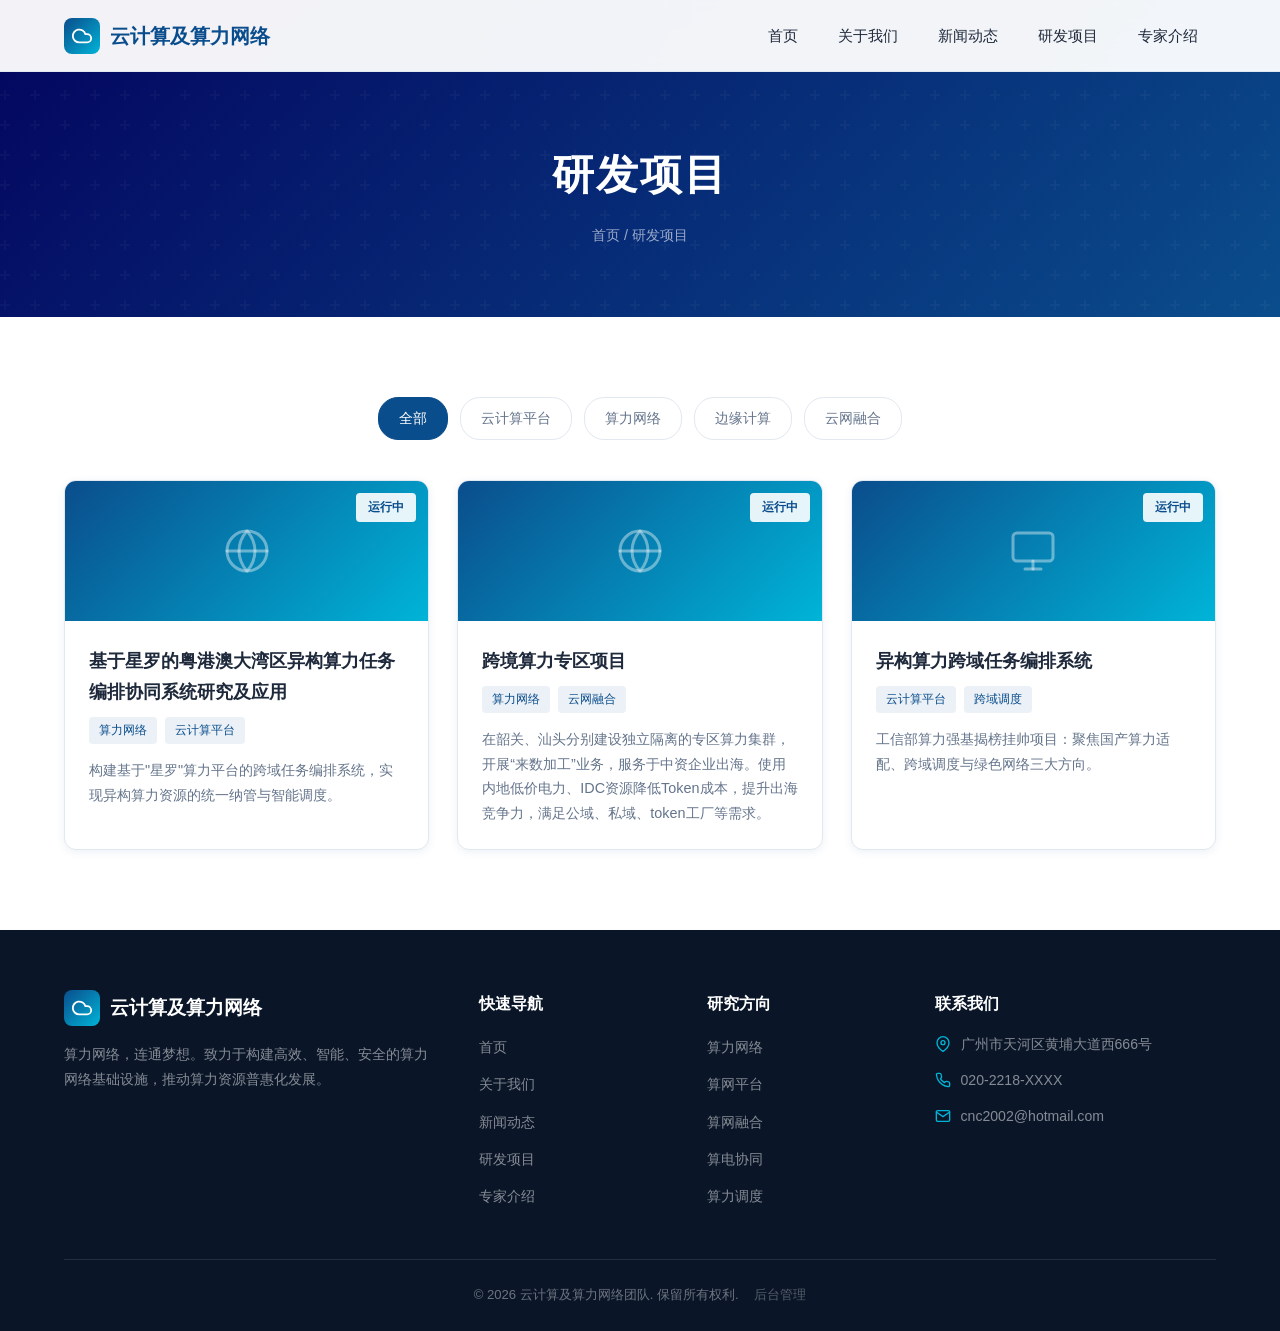
<file: projects.html>
<!DOCTYPE html>
<html lang="zh-CN">
<head>
  <meta charset="UTF-8">
  <meta name="viewport" content="width=device-width, initial-scale=1.0">
  <meta name="description" content="云计算及算力网络团队核心研发项目展示 - 云计算平台、算力网络调度、边缘计算、云网融合等。">
  <title>研发项目 | 云计算及算力网络</title>
  <link rel="stylesheet" href="./css/style.css">
</head>
<body>

  <!-- 导航栏 -->
  <nav class="navbar">
    <div class="container">
      <a href="./index.html" class="nav-logo">
        <span class="logo-icon">
          <svg viewBox="0 0 24 24" fill="none" stroke="currentColor" stroke-width="2" stroke-linecap="round" stroke-linejoin="round">
            <path d="M17.5 19H9a7 7 0 1 1 6.71-9h1.79a4.5 4.5 0 1 1 0 9Z"/>
          </svg>
        </span>
        <span>云计算及算力网络</span>
      </a>
      <ul class="nav-menu">
        <li><a href="./index.html">首页</a></li>
        <li><a href="./about.html">关于我们</a></li>
        <li><a href="./news.html">新闻动态</a></li>
        <li><a href="./projects.html">研发项目</a></li>
        <li><a href="./experts.html">专家介绍</a></li>
      </ul>
      <div class="nav-toggle">
        <span></span><span></span><span></span>
      </div>
    </div>
  </nav>

  <!-- 页面 Hero -->
  <section class="page-hero">
    <div class="container">
      <h1>研发项目</h1>
      <p class="breadcrumb"><a href="./index.html">首页</a> / 研发项目</p>
    </div>
  </section>

  <!-- 项目列表 -->
  <section class="section">
    <div class="container">
      <!-- 筛选标签 -->
      <div class="filter-tabs fade-in">
        <span class="filter-tab active" data-filter="all">全部</span>
        <span class="filter-tab" data-filter="cloud">云计算平台</span>
        <span class="filter-tab" data-filter="network">算力网络</span>
        <span class="filter-tab" data-filter="edge">边缘计算</span>
        <span class="filter-tab" data-filter="fusion">云网融合</span>
      </div>

      <!-- 项目卡片网格（动态渲染） -->
      <div class="projects-grid" id="projects-grid">
        <div class="empty-state" style="grid-column:1/-1;text-align:center;padding:40px;color:#94A3B8;">
          <p>正在加载...</p>
        </div>
      </div>
    </div>
  </section>

  <!-- 页脚 -->
  <footer class="footer">
    <div class="container">
      <div class="footer-grid">
        <div class="footer-brand">
          <div class="footer-logo">
            <span class="logo-icon">
              <svg viewBox="0 0 24 24" fill="none" stroke="currentColor" stroke-width="2" stroke-linecap="round" stroke-linejoin="round">
                <path d="M17.5 19H9a7 7 0 1 1 6.71-9h1.79a4.5 4.5 0 1 1 0 9Z"/>
              </svg>
            </span>
            <span>云计算及算力网络</span>
          </div>
          <p>算力网络，连通梦想。致力于构建高效、智能、安全的算力网络基础设施，推动算力资源普惠化发展。</p>
        </div>
        <div class="footer-col">
          <h4>快速导航</h4>
          <ul>
            <li><a href="./index.html">首页</a></li>
            <li><a href="./about.html">关于我们</a></li>
            <li><a href="./news.html">新闻动态</a></li>
            <li><a href="./projects.html">研发项目</a></li>
            <li><a href="./experts.html">专家介绍</a></li>
          </ul>
        </div>
        <div class="footer-col">
          <h4>研究方向</h4>
          <ul>
            <li><a href="./projects.html">算力网络</a></li>
            <li><a href="./projects.html">算网平台</a></li>
            <li><a href="./projects.html">算网融合</a></li>
            <li><a href="./projects.html">算电协同</a></li>
            <li><a href="./projects.html">算力调度</a></li>
          </ul>
        </div>
        <div class="footer-col footer-contact">
          <h4>联系我们</h4>
          <div class="contact-item">
            <svg viewBox="0 0 24 24" fill="none" stroke="currentColor" stroke-width="2" stroke-linecap="round" stroke-linejoin="round">
              <path d="M21 10c0 7-9 13-9 13s-9-6-9-13a9 9 0 0 1 18 0z"/>
              <circle cx="12" cy="10" r="3"/>
            </svg>
            <span>广州市天河区黄埔大道西666号</span>
          </div>
          <div class="contact-item">
            <svg viewBox="0 0 24 24" fill="none" stroke="currentColor" stroke-width="2" stroke-linecap="round" stroke-linejoin="round">
              <path d="M22 16.92v3a2 2 0 0 1-2.18 2 19.79 19.79 0 0 1-8.63-3.07 19.5 19.5 0 0 1-6-6 19.79 19.79 0 0 1-3.07-8.67A2 2 0 0 1 4.11 2h3a2 2 0 0 1 2 1.72 12.84 12.84 0 0 0 .7 2.81 2 2 0 0 1-.45 2.11L8.09 9.91a16 16 0 0 0 6 6l1.27-1.27a2 2 0 0 1 2.11-.45 12.84 12.84 0 0 0 2.81.7A2 2 0 0 1 22 16.92z"/>
            </svg>
            <span>020-2218-XXXX</span>
          </div>
          <div class="contact-item">
            <svg viewBox="0 0 24 24" fill="none" stroke="currentColor" stroke-width="2" stroke-linecap="round" stroke-linejoin="round">
              <path d="M4 4h16c1.1 0 2 .9 2 2v12c0 1.1-.9 2-2 2H4c-1.1 0-2-.9-2-2V6c0-1.1.9-2 2-2z"/>
              <polyline points="22,6 12,13 2,6"/>
            </svg>
            <span>cnc2002@hotmail.com</span>
          </div>
        </div>
      </div>
      <div class="footer-bottom">
        <p>&copy; 2026 云计算及算力网络团队. 保留所有权利. <a href="./admin.html" style="color:rgba(255,255,255,0.3);margin-left:12px;">后台管理</a></p>
      </div>
    </div>
  </footer>

  <script src="./js/render.js"></script>
  <script src="./js/main.js"></script>
  <script>CCNRender.renderProjects('projects-grid');</script>
</body>
</html>
</file>
<file: css/style.css>
/* ============================
   云计算及算力网络 - 团队展示网站
   全局样式表
   ============================ */

/* ===== CSS 变量 ===== */
:root {
  --primary: #0A4D8C;
  --primary-dark: #073B6B;
  --primary-light: #1479C4;
  --accent: #00B4D8;
  --accent-light: #48CAE4;
  --dark: #03045E;
  --bg-light: #F8FAFC;
  --bg-white: #FFFFFF;
  --text-primary: #1E293B;
  --text-secondary: #64748B;
  --text-light: #94A3B8;
  --border: #E2E8F0;
  --gradient: linear-gradient(135deg, #0A4D8C 0%, #00B4D8 100%);
  --gradient-dark: linear-gradient(135deg, #03045E 0%, #0A4D8C 100%);
  --shadow-sm: 0 2px 8px rgba(10, 77, 140, 0.08);
  --shadow-md: 0 4px 20px rgba(10, 77, 140, 0.12);
  --shadow-lg: 0 8px 30px rgba(10, 77, 140, 0.16);
  --radius: 12px;
  --radius-lg: 20px;
  --max-width: 1200px;
  --transition: all 0.3s cubic-bezier(0.4, 0, 0.2, 1);
}

/* ===== Reset ===== */
*, *::before, *::after {
  margin: 0;
  padding: 0;
  box-sizing: border-box;
}

html {
  scroll-behavior: smooth;
  font-size: 16px;
}

body {
  font-family: "PingFang SC", "Microsoft YaHei", "Helvetica Neue", Arial, sans-serif;
  color: var(--text-primary);
  background: var(--bg-white);
  line-height: 1.7;
  overflow-x: hidden;
}

a {
  text-decoration: none;
  color: inherit;
  transition: var(--transition);
}

ul {
  list-style: none;
}

img {
  max-width: 100%;
  display: block;
}

/* ===== 通用容器 ===== */
.container {
  max-width: var(--max-width);
  margin: 0 auto;
  padding: 0 24px;
}

.section {
  padding: 80px 0;
}

.section-light {
  background: var(--bg-light);
}

.section-title {
  text-align: center;
  margin-bottom: 56px;
}

.section-title h2 {
  font-size: 2.2rem;
  font-weight: 700;
  color: var(--text-primary);
  margin-bottom: 12px;
  letter-spacing: 1px;
}

.section-title .subtitle {
  font-size: 1rem;
  color: var(--text-secondary);
  text-transform: uppercase;
  letter-spacing: 3px;
  margin-bottom: 8px;
}

.section-title p {
  font-size: 1.05rem;
  color: var(--text-secondary);
  max-width: 600px;
  margin: 0 auto;
}

/* 分隔线装饰 */
.section-title h2::after {
  content: '';
  display: block;
  width: 60px;
  height: 4px;
  background: var(--gradient);
  border-radius: 2px;
  margin: 16px auto 0;
}

/* ===== 导航栏 ===== */
.navbar {
  position: fixed;
  top: 0;
  left: 0;
  width: 100%;
  height: 72px;
  background: rgba(255, 255, 255, 0.95);
  backdrop-filter: blur(12px);
  -webkit-backdrop-filter: blur(12px);
  border-bottom: 1px solid var(--border);
  z-index: 1000;
  transition: var(--transition);
}

.navbar.scrolled {
  box-shadow: var(--shadow-sm);
  height: 64px;
}

.navbar .container {
  display: flex;
  align-items: center;
  justify-content: space-between;
  height: 100%;
}

.nav-logo {
  display: flex;
  align-items: center;
  gap: 10px;
  font-size: 1.25rem;
  font-weight: 700;
  color: var(--primary);
}

.nav-logo .logo-icon {
  width: 36px;
  height: 36px;
  display: flex;
  align-items: center;
  justify-content: center;
  background: var(--gradient);
  border-radius: 8px;
  color: white;
  flex-shrink: 0;
}

.nav-logo .logo-icon svg {
  width: 22px;
  height: 22px;
}

.nav-menu {
  display: flex;
  align-items: center;
  gap: 4px;
}

.nav-menu a {
  padding: 8px 18px;
  font-size: 0.95rem;
  font-weight: 500;
  color: var(--text-primary);
  border-radius: 8px;
  position: relative;
}

.nav-menu a:hover {
  color: var(--primary);
  background: rgba(10, 77, 140, 0.06);
}

.nav-menu a.active {
  color: var(--primary);
  font-weight: 600;
}

.nav-menu a.active::after {
  content: '';
  position: absolute;
  bottom: -2px;
  left: 50%;
  transform: translateX(-50%);
  width: 24px;
  height: 3px;
  background: var(--gradient);
  border-radius: 2px;
}

/* 移动端汉堡菜单 */
.nav-toggle {
  display: none;
  flex-direction: column;
  gap: 5px;
  cursor: pointer;
  padding: 8px;
}

.nav-toggle span {
  width: 24px;
  height: 2px;
  background: var(--text-primary);
  border-radius: 2px;
  transition: var(--transition);
}

.nav-toggle.active span:nth-child(1) {
  transform: rotate(45deg) translate(5px, 5px);
}

.nav-toggle.active span:nth-child(2) {
  opacity: 0;
}

.nav-toggle.active span:nth-child(3) {
  transform: rotate(-45deg) translate(5px, -5px);
}

/* ===== Hero 区域 ===== */
.hero {
  position: relative;
  min-height: 600px;
  display: flex;
  align-items: center;
  justify-content: center;
  text-align: center;
  background: var(--gradient-dark);
  color: white;
  overflow: hidden;
  padding-top: 72px;
}

.hero::before {
  content: '';
  position: absolute;
  top: 0;
  left: 0;
  width: 100%;
  height: 100%;
  background: url("data:image/svg+xml,%3Csvg xmlns='http://www.w3.org/2000/svg' width='60' height='60' viewBox='0 0 60 60'%3E%3Cg fill='none' fill-rule='evenodd'%3E%3Cg fill='%23ffffff' fill-opacity='0.03'%3E%3Cpath d='M36 34v-4h-2v4h-4v2h4v4h2v-4h4v-2h-4zm0-30V0h-2v4h-4v2h4v4h2V6h4V4h-4zM6 34v-4H4v4H0v2h4v4h2v-4h4v-2H6zM6 4V0H4v4H0v2h4v4h2V6h4V4H6z'/%3E%3C/g%3E%3C/g%3E%3C/svg%3E");
}

.hero-bg-animation {
  position: absolute;
  top: 0;
  left: 0;
  width: 100%;
  height: 100%;
  overflow: hidden;
  z-index: 0;
}

.hero-bg-animation .circle {
  position: absolute;
  border-radius: 50%;
  background: rgba(0, 180, 216, 0.08);
  animation: float 8s ease-in-out infinite;
}

.hero-bg-animation .circle:nth-child(1) {
  width: 400px;
  height: 400px;
  top: -100px;
  right: -100px;
  animation-delay: 0s;
}

.hero-bg-animation .circle:nth-child(2) {
  width: 300px;
  height: 300px;
  bottom: -80px;
  left: -80px;
  animation-delay: 3s;
}

.hero-bg-animation .circle:nth-child(3) {
  width: 200px;
  height: 200px;
  top: 50%;
  left: 60%;
  animation-delay: 5s;
}

@keyframes float {
  0%, 100% { transform: translateY(0) scale(1); }
  50% { transform: translateY(-30px) scale(1.05); }
}

.hero-content {
  position: relative;
  z-index: 1;
  max-width: 800px;
  padding: 0 24px;
  animation: fadeInUp 1s ease;
}

.hero-content h1 {
  font-size: 3.2rem;
  font-weight: 800;
  margin-bottom: 20px;
  letter-spacing: 2px;
  line-height: 1.3;
}

.hero-content .slogan {
  font-size: 1.4rem;
  font-weight: 300;
  color: var(--accent-light);
  margin-bottom: 36px;
  letter-spacing: 4px;
}

.hero-content .hero-desc {
  font-size: 1.05rem;
  color: rgba(255, 255, 255, 0.8);
  margin-bottom: 36px;
  line-height: 1.8;
}

.hero-buttons {
  display: flex;
  gap: 16px;
  justify-content: center;
  flex-wrap: wrap;
}

.btn {
  display: inline-flex;
  align-items: center;
  gap: 8px;
  padding: 12px 32px;
  font-size: 0.95rem;
  font-weight: 600;
  border-radius: 8px;
  border: none;
  cursor: pointer;
  transition: var(--transition);
  letter-spacing: 1px;
}

.btn-primary {
  background: var(--accent);
  color: white;
  box-shadow: 0 4px 15px rgba(0, 180, 216, 0.4);
}

.btn-primary:hover {
  background: var(--accent-light);
  transform: translateY(-2px);
  box-shadow: 0 6px 20px rgba(0, 180, 216, 0.5);
}

.btn-outline {
  background: transparent;
  color: white;
  border: 2px solid rgba(255, 255, 255, 0.4);
}

.btn-outline:hover {
  background: rgba(255, 255, 255, 0.1);
  border-color: white;
  transform: translateY(-2px);
}

/* 内页 Hero */
.page-hero {
  position: relative;
  background: var(--gradient-dark);
  color: white;
  padding: 140px 0 70px;
  text-align: center;
  overflow: hidden;
}

.page-hero::before {
  content: '';
  position: absolute;
  top: 0;
  left: 0;
  width: 100%;
  height: 100%;
  background: url("data:image/svg+xml,%3Csvg xmlns='http://www.w3.org/2000/svg' width='60' height='60' viewBox='0 0 60 60'%3E%3Cg fill='none' fill-rule='evenodd'%3E%3Cg fill='%23ffffff' fill-opacity='0.03'%3E%3Cpath d='M36 34v-4h-2v4h-4v2h4v4h2v-4h4v-2h-4zm0-30V0h-2v4h-4v2h4v4h2V6h4V4h-4zM6 34v-4H4v4H0v2h4v4h2v-4h4v-2H6zM6 4V0H4v4H0v2h4v4h2V6h4V4H6z'/%3E%3C/g%3E%3C/g%3E%3C/svg%3E");
}

.page-hero .container {
  position: relative;
  z-index: 1;
}

.page-hero h1 {
  font-size: 2.6rem;
  font-weight: 800;
  margin-bottom: 12px;
  letter-spacing: 2px;
}

.page-hero .breadcrumb {
  font-size: 0.9rem;
  color: rgba(255, 255, 255, 0.6);
}

.page-hero .breadcrumb a:hover {
  color: var(--accent-light);
}

/* ===== 卡片通用 ===== */
.card {
  background: var(--bg-white);
  border-radius: var(--radius);
  box-shadow: var(--shadow-sm);
  transition: var(--transition);
  overflow: hidden;
  border: 1px solid var(--border);
}

.card:hover {
  box-shadow: var(--shadow-lg);
  transform: translateY(-4px);
}

/* ===== 特性卡片 ===== */
.features-grid {
  display: grid;
  grid-template-columns: repeat(auto-fit, minmax(260px, 1fr));
  gap: 28px;
}

.feature-card {
  background: var(--bg-white);
  border-radius: var(--radius);
  padding: 36px 28px;
  text-align: center;
  box-shadow: var(--shadow-sm);
  transition: var(--transition);
  border: 1px solid var(--border);
}

.feature-card:hover {
  box-shadow: var(--shadow-lg);
  transform: translateY(-6px);
  border-color: var(--accent);
}

.feature-card .icon-wrap {
  width: 64px;
  height: 64px;
  margin: 0 auto 20px;
  display: flex;
  align-items: center;
  justify-content: center;
  background: var(--gradient);
  border-radius: 16px;
  color: white;
}

.feature-card .icon-wrap svg {
  width: 32px;
  height: 32px;
}

.feature-card h3 {
  font-size: 1.2rem;
  font-weight: 600;
  margin-bottom: 12px;
  color: var(--text-primary);
}

.feature-card p {
  font-size: 0.92rem;
  color: var(--text-secondary);
  line-height: 1.7;
}

/* ===== 数据统计 ===== */
.stats-section {
  background: var(--gradient-dark);
  color: white;
  padding: 60px 0;
}

.stats-grid {
  display: grid;
  grid-template-columns: repeat(auto-fit, minmax(200px, 1fr));
  gap: 24px;
  text-align: center;
}

.stat-item {
  padding: 20px;
}

.stat-item .stat-number {
  font-size: 2.8rem;
  font-weight: 800;
  color: var(--accent-light);
  line-height: 1;
  margin-bottom: 8px;
}

.stat-item .stat-label {
  font-size: 0.95rem;
  color: rgba(255, 255, 255, 0.7);
  letter-spacing: 1px;
}

/* ===== 新闻卡片 ===== */
.news-grid {
  display: grid;
  grid-template-columns: repeat(auto-fill, minmax(340px, 1fr));
  gap: 28px;
}

.news-card {
  background: var(--bg-white);
  border-radius: var(--radius);
  overflow: hidden;
  box-shadow: var(--shadow-sm);
  transition: var(--transition);
  border: 1px solid var(--border);
}

.news-card:hover {
  box-shadow: var(--shadow-lg);
  transform: translateY(-4px);
}

.news-card .news-image {
  width: 100%;
  height: 200px;
  background: var(--gradient);
  position: relative;
  display: flex;
  align-items: center;
  justify-content: center;
  overflow: hidden;
}

.news-card .news-image svg {
  width: 56px;
  height: 56px;
  color: rgba(255, 255, 255, 0.3);
}

.news-card .news-tag {
  position: absolute;
  top: 12px;
  left: 12px;
  padding: 4px 12px;
  background: rgba(255, 255, 255, 0.9);
  color: var(--primary);
  font-size: 0.78rem;
  font-weight: 600;
  border-radius: 4px;
}

.news-card .news-body {
  padding: 24px;
}

.news-card .news-date {
  font-size: 0.82rem;
  color: var(--text-light);
  margin-bottom: 8px;
}

.news-card h3 {
  font-size: 1.1rem;
  font-weight: 600;
  margin-bottom: 10px;
  color: var(--text-primary);
  line-height: 1.5;
}

.news-card p {
  font-size: 0.9rem;
  color: var(--text-secondary);
  line-height: 1.7;
  margin-bottom: 16px;
}

.news-card .read-more {
  font-size: 0.88rem;
  color: var(--primary);
  font-weight: 600;
  display: inline-flex;
  align-items: center;
  gap: 4px;
}

.news-card .read-more:hover {
  color: var(--accent);
  gap: 8px;
}

/* ===== 项目卡片 ===== */
.projects-grid {
  display: grid;
  grid-template-columns: repeat(auto-fill, minmax(340px, 1fr));
  gap: 28px;
}

.project-card {
  background: var(--bg-white);
  border-radius: var(--radius);
  overflow: hidden;
  box-shadow: var(--shadow-sm);
  transition: var(--transition);
  border: 1px solid var(--border);
}

.project-card:hover {
  box-shadow: var(--shadow-lg);
  transform: translateY(-4px);
}

.project-card .project-header {
  height: 140px;
  background: var(--gradient);
  display: flex;
  align-items: center;
  justify-content: center;
  position: relative;
}

.project-card .project-header svg {
  width: 48px;
  height: 48px;
  color: rgba(255, 255, 255, 0.4);
}

.project-card .project-status {
  position: absolute;
  top: 12px;
  right: 12px;
  padding: 4px 12px;
  background: rgba(255, 255, 255, 0.9);
  font-size: 0.78rem;
  font-weight: 600;
  border-radius: 4px;
  color: var(--primary);
}

.project-card .project-body {
  padding: 24px;
}

.project-card h3 {
  font-size: 1.15rem;
  font-weight: 600;
  margin-bottom: 10px;
  color: var(--text-primary);
}

.project-card .project-tags {
  display: flex;
  flex-wrap: wrap;
  gap: 8px;
  margin-bottom: 14px;
}

.project-card .project-tag {
  padding: 3px 10px;
  background: rgba(10, 77, 140, 0.08);
  color: var(--primary);
  font-size: 0.78rem;
  border-radius: 4px;
}

.project-card p {
  font-size: 0.9rem;
  color: var(--text-secondary);
  line-height: 1.7;
}

/* ===== 专家卡片 ===== */
.experts-grid {
  display: grid;
  grid-template-columns: repeat(auto-fill, minmax(280px, 1fr));
  gap: 28px;
}

.expert-card {
  background: var(--bg-white);
  border-radius: var(--radius);
  overflow: hidden;
  box-shadow: var(--shadow-sm);
  transition: var(--transition);
  border: 1px solid var(--border);
  text-align: center;
}

.expert-card:hover {
  box-shadow: var(--shadow-lg);
  transform: translateY(-4px);
}

.expert-card .expert-avatar {
  width: 120px;
  height: 120px;
  margin: 32px auto 20px;
  border-radius: 50%;
  background: var(--gradient);
  display: flex;
  align-items: center;
  justify-content: center;
  font-size: 2.4rem;
  font-weight: 700;
  color: white;
  position: relative;
}

.expert-card .expert-avatar::after {
  content: '';
  position: absolute;
  bottom: 2px;
  right: 2px;
  width: 20px;
  height: 20px;
  background: #22C55E;
  border: 3px solid white;
  border-radius: 50%;
}

.expert-card .expert-body {
  padding: 0 24px 28px;
}

.expert-card h3 {
  font-size: 1.2rem;
  font-weight: 600;
  margin-bottom: 4px;
  color: var(--text-primary);
}

.expert-card .expert-title {
  font-size: 0.88rem;
  color: var(--primary);
  font-weight: 500;
  margin-bottom: 14px;
}

.expert-card .expert-desc {
  font-size: 0.88rem;
  color: var(--text-secondary);
  line-height: 1.7;
  margin-bottom: 16px;
}

.expert-card .expert-tags {
  display: flex;
  flex-wrap: wrap;
  gap: 6px;
  justify-content: center;
}

.expert-card .expert-tag {
  padding: 3px 10px;
  background: rgba(10, 77, 140, 0.06);
  color: var(--text-secondary);
  font-size: 0.76rem;
  border-radius: 4px;
}

/* ===== 时间线 ===== */
.timeline {
  position: relative;
  max-width: 800px;
  margin: 0 auto;
  padding: 20px 0;
}

.timeline::before {
  content: '';
  position: absolute;
  left: 50%;
  top: 0;
  bottom: 0;
  width: 2px;
  background: var(--border);
  transform: translateX(-50%);
}

.timeline-item {
  position: relative;
  padding: 20px 0;
  width: 50%;
  padding-right: 40px;
}

.timeline-item:nth-child(even) {
  left: 50%;
  padding-right: 0;
  padding-left: 40px;
}

.timeline-item .timeline-dot {
  position: absolute;
  top: 28px;
  right: -8px;
  width: 16px;
  height: 16px;
  background: var(--accent);
  border: 3px solid white;
  border-radius: 50%;
  box-shadow: 0 0 0 3px var(--accent);
  z-index: 1;
}

.timeline-item:nth-child(even) .timeline-dot {
  right: auto;
  left: -8px;
}

.timeline-item .timeline-content {
  background: var(--bg-white);
  padding: 20px 24px;
  border-radius: var(--radius);
  box-shadow: var(--shadow-sm);
  border: 1px solid var(--border);
}

.timeline-item .timeline-year {
  font-size: 1.3rem;
  font-weight: 700;
  color: var(--primary);
  margin-bottom: 6px;
}

.timeline-item .timeline-content h4 {
  font-size: 1rem;
  font-weight: 600;
  margin-bottom: 6px;
  color: var(--text-primary);
}

.timeline-item .timeline-content p {
  font-size: 0.88rem;
  color: var(--text-secondary);
}

/* ===== 关于我们 - 介绍区域 ===== */
.about-intro {
  display: grid;
  grid-template-columns: 1fr 1fr;
  gap: 48px;
  align-items: center;
}

.about-intro .about-text h2 {
  font-size: 2rem;
  font-weight: 700;
  margin-bottom: 20px;
  color: var(--text-primary);
}

.about-intro .about-text p {
  font-size: 1rem;
  color: var(--text-secondary);
  line-height: 1.9;
  margin-bottom: 16px;
}

.about-intro .about-visual {
  position: relative;
  height: 360px;
  border-radius: var(--radius-lg);
  background: var(--gradient);
  display: flex;
  align-items: center;
  justify-content: center;
  overflow: hidden;
}

.about-intro .about-visual svg {
  width: 140px;
  height: 140px;
  color: rgba(255, 255, 255, 0.2);
}

/* 使命愿景 */
.mission-vision {
  display: grid;
  grid-template-columns: repeat(auto-fit, minmax(300px, 1fr));
  gap: 28px;
}

.mv-card {
  background: var(--bg-white);
  border-radius: var(--radius);
  padding: 36px 28px;
  box-shadow: var(--shadow-sm);
  border: 1px solid var(--border);
  text-align: center;
  transition: var(--transition);
}

.mv-card:hover {
  box-shadow: var(--shadow-md);
  transform: translateY(-4px);
}

.mv-card .mv-icon {
  width: 56px;
  height: 56px;
  margin: 0 auto 20px;
  display: flex;
  align-items: center;
  justify-content: center;
  background: rgba(10, 77, 140, 0.08);
  border-radius: 14px;
  color: var(--primary);
}

.mv-card .mv-icon svg {
  width: 28px;
  height: 28px;
}

.mv-card h3 {
  font-size: 1.25rem;
  font-weight: 600;
  margin-bottom: 12px;
  color: var(--text-primary);
}

.mv-card p {
  font-size: 0.92rem;
  color: var(--text-secondary);
  line-height: 1.8;
}

/* ===== 新闻详情列表 ===== */
.news-list {
  max-width: 800px;
  margin: 0 auto;
}

.news-list-item {
  display: flex;
  gap: 24px;
  padding: 28px 0;
  border-bottom: 1px solid var(--border);
  transition: var(--transition);
}

.news-list-item:hover {
  padding-left: 8px;
}

.news-list-item .news-date-box {
  flex-shrink: 0;
  width: 80px;
  text-align: center;
  padding: 12px;
  background: var(--bg-light);
  border-radius: var(--radius);
}

.news-list-item .news-date-box .day {
  font-size: 1.8rem;
  font-weight: 700;
  color: var(--primary);
  line-height: 1;
}

.news-list-item .news-date-box .month {
  font-size: 0.82rem;
  color: var(--text-secondary);
  margin-top: 4px;
}

.news-list-item .news-content h3 {
  font-size: 1.1rem;
  font-weight: 600;
  margin-bottom: 8px;
  color: var(--text-primary);
}

.news-list-item .news-content h3:hover {
  color: var(--primary);
}

.news-list-item .news-content p {
  font-size: 0.9rem;
  color: var(--text-secondary);
  line-height: 1.7;
  margin-bottom: 8px;
}

.news-list-item .news-content .news-meta {
  display: flex;
  gap: 16px;
  font-size: 0.82rem;
  color: var(--text-light);
}

/* ===== 筛选标签 ===== */
.filter-tabs {
  display: flex;
  gap: 12px;
  justify-content: center;
  margin-bottom: 40px;
  flex-wrap: wrap;
}

.filter-tab {
  padding: 8px 20px;
  font-size: 0.9rem;
  font-weight: 500;
  color: var(--text-secondary);
  background: var(--bg-white);
  border: 1px solid var(--border);
  border-radius: 20px;
  cursor: pointer;
  transition: var(--transition);
}

.filter-tab:hover {
  border-color: var(--primary);
  color: var(--primary);
}

.filter-tab.active {
  background: var(--primary);
  color: white;
  border-color: var(--primary);
}

/* ===== 页脚 ===== */
.footer {
  background: #0A1628;
  color: rgba(255, 255, 255, 0.7);
  padding: 60px 0 24px;
}

.footer-grid {
  display: grid;
  grid-template-columns: 2fr 1fr 1fr 1.5fr;
  gap: 40px;
  margin-bottom: 40px;
}

.footer-brand .footer-logo {
  display: flex;
  align-items: center;
  gap: 10px;
  font-size: 1.2rem;
  font-weight: 700;
  color: white;
  margin-bottom: 16px;
}

.footer-brand .footer-logo .logo-icon {
  width: 36px;
  height: 36px;
  display: flex;
  align-items: center;
  justify-content: center;
  background: var(--gradient);
  border-radius: 8px;
}

.footer-brand .footer-logo .logo-icon svg {
  width: 22px;
  height: 22px;
}

.footer-brand p {
  font-size: 0.88rem;
  line-height: 1.8;
  color: rgba(255, 255, 255, 0.5);
}

.footer-col h4 {
  font-size: 1rem;
  font-weight: 600;
  color: white;
  margin-bottom: 16px;
}

.footer-col ul li {
  margin-bottom: 10px;
}

.footer-col ul li a {
  font-size: 0.88rem;
  color: rgba(255, 255, 255, 0.5);
}

.footer-col ul li a:hover {
  color: var(--accent-light);
}

.footer-contact .contact-item {
  display: flex;
  align-items: flex-start;
  gap: 10px;
  margin-bottom: 12px;
  font-size: 0.88rem;
  color: rgba(255, 255, 255, 0.5);
}

.footer-contact .contact-item svg {
  width: 16px;
  height: 16px;
  flex-shrink: 0;
  margin-top: 3px;
  color: var(--accent);
}

.footer-bottom {
  border-top: 1px solid rgba(255, 255, 255, 0.1);
  padding-top: 24px;
  text-align: center;
  font-size: 0.82rem;
  color: rgba(255, 255, 255, 0.4);
}

/* ===== 动画 ===== */
@keyframes fadeInUp {
  from {
    opacity: 0;
    transform: translateY(30px);
  }
  to {
    opacity: 1;
    transform: translateY(0);
  }
}

.fade-in {
  opacity: 0;
  transform: translateY(30px);
  transition: opacity 0.6s ease, transform 0.6s ease;
}

.fade-in.visible {
  opacity: 1;
  transform: translateY(0);
}

/* ===== 响应式 ===== */
@media (max-width: 768px) {
  .nav-menu {
    position: fixed;
    top: 72px;
    left: 0;
    width: 100%;
    background: white;
    flex-direction: column;
    padding: 16px;
    gap: 0;
    box-shadow: var(--shadow-md);
    transform: translateY(-150%);
    transition: var(--transition);
  }

  .nav-menu.active {
    transform: translateY(0);
  }

  .nav-menu a {
    width: 100%;
    padding: 14px 18px;
    border-radius: 8px;
  }

  .nav-toggle {
    display: flex;
  }

  .hero-content h1 {
    font-size: 2rem;
  }

  .hero-content .slogan {
    font-size: 1.1rem;
    letter-spacing: 2px;
  }

  .section {
    padding: 56px 0;
  }

  .section-title h2 {
    font-size: 1.7rem;
  }

  .about-intro {
    grid-template-columns: 1fr;
  }

  .about-intro .about-visual {
    height: 240px;
  }

  .footer-grid {
    grid-template-columns: 1fr;
    gap: 28px;
  }

  .timeline::before {
    left: 20px;
  }

  .timeline-item {
    width: 100%;
    padding-right: 0;
    padding-left: 52px;
  }

  .timeline-item:nth-child(even) {
    left: 0;
    padding-left: 52px;
  }

  .timeline-item .timeline-dot {
    right: auto;
    left: 12px;
  }

  .timeline-item:nth-child(even) .timeline-dot {
    left: 12px;
  }

  .stats-grid {
    grid-template-columns: repeat(2, 1fr);
  }

  .page-hero h1 {
    font-size: 2rem;
  }
}

@media (max-width: 480px) {
  .hero-content h1 {
    font-size: 1.6rem;
  }

  .hero-buttons {
    flex-direction: column;
    width: 100%;
  }

  .btn {
    width: 100%;
    justify-content: center;
  }

  .news-grid,
  .projects-grid,
  .experts-grid {
    grid-template-columns: 1fr;
  }

  .stat-item .stat-number {
    font-size: 2.2rem;
  }
}
</file>
<file: css/admin.css>
/* ============================
   云计算及算力网络 - 后台管理样式
   ============================ */

/* ===== 登录页 ===== */
.admin-login {
  min-height: 100vh;
  display: flex;
  align-items: center;
  justify-content: center;
  background: var(--gradient-dark);
  padding: 24px;
}

.admin-login .login-box {
  background: white;
  border-radius: var(--radius-lg);
  padding: 48px 40px;
  width: 100%;
  max-width: 400px;
  box-shadow: 0 20px 60px rgba(0, 0, 0, 0.3);
  text-align: center;
}

.admin-login .login-box .login-logo {
  width: 64px;
  height: 64px;
  margin: 0 auto 20px;
  display: flex;
  align-items: center;
  justify-content: center;
  background: var(--gradient);
  border-radius: 16px;
  color: white;
}

.admin-login .login-box .login-logo svg {
  width: 36px;
  height: 36px;
}

.admin-login .login-box h1 {
  font-size: 1.4rem;
  font-weight: 700;
  color: var(--text-primary);
  margin-bottom: 8px;
}

.admin-login .login-box p {
  font-size: 0.88rem;
  color: var(--text-secondary);
  margin-bottom: 28px;
}

.admin-login .login-box input {
  width: 100%;
  padding: 12px 16px;
  font-size: 0.95rem;
  border: 2px solid var(--border);
  border-radius: 8px;
  margin-bottom: 16px;
  transition: var(--transition);
  font-family: inherit;
}

.admin-login .login-box input:focus {
  outline: none;
  border-color: var(--primary);
}

.admin-login .login-box .login-error {
  color: #EF4444;
  font-size: 0.85rem;
  margin-bottom: 12px;
  display: none;
}

.admin-login .login-box .login-error.show {
  display: block;
}

.admin-login .login-box .login-hint {
  margin-top: 20px;
  padding: 10px 16px;
  background: #FEF3C7;
  border-radius: 8px;
  font-size: 0.82rem;
  color: #92400E;
}

/* ===== 管理后台布局 ===== */
.admin-body {
  background: var(--bg-light);
  min-height: 100vh;
}

.admin-header {
  position: fixed;
  top: 0;
  left: 0;
  width: 100%;
  height: 60px;
  background: white;
  border-bottom: 1px solid var(--border);
  display: flex;
  align-items: center;
  justify-content: space-between;
  padding: 0 24px;
  z-index: 100;
  box-shadow: var(--shadow-sm);
}

.admin-header .admin-brand {
  display: flex;
  align-items: center;
  gap: 10px;
  font-size: 1.1rem;
  font-weight: 700;
  color: var(--primary);
}

.admin-header .admin-brand .logo-icon {
  width: 32px;
  height: 32px;
  display: flex;
  align-items: center;
  justify-content: center;
  background: var(--gradient);
  border-radius: 8px;
  color: white;
}

.admin-header .admin-brand .logo-icon svg {
  width: 20px;
  height: 20px;
}

.admin-header .admin-actions {
  display: flex;
  align-items: center;
  gap: 12px;
}

.admin-header .admin-actions a {
  font-size: 0.88rem;
  color: var(--text-secondary);
  padding: 6px 14px;
  border-radius: 6px;
  transition: var(--transition);
}

.admin-header .admin-actions a:hover {
  color: var(--primary);
  background: rgba(10, 77, 140, 0.06);
}

.admin-header .admin-actions .btn-logout {
  color: #EF4444;
}

.admin-header .admin-actions .btn-logout:hover {
  background: rgba(239, 68, 68, 0.08);
}

/* 侧边栏 */
.admin-layout {
  display: flex;
  padding-top: 60px;
  min-height: 100vh;
}

.admin-sidebar {
  width: 220px;
  background: white;
  border-right: 1px solid var(--border);
  padding: 20px 0;
  position: fixed;
  top: 60px;
  bottom: 0;
  left: 0;
  overflow-y: auto;
  z-index: 90;
}

.admin-sidebar .sidebar-menu {
  list-style: none;
  padding: 0;
}

.admin-sidebar .sidebar-menu li a {
  display: flex;
  align-items: center;
  gap: 10px;
  padding: 12px 24px;
  font-size: 0.92rem;
  color: var(--text-secondary);
  transition: var(--transition);
  border-left: 3px solid transparent;
}

.admin-sidebar .sidebar-menu li a:hover {
  background: var(--bg-light);
  color: var(--primary);
}

.admin-sidebar .sidebar-menu li a.active {
  background: rgba(10, 77, 140, 0.06);
  color: var(--primary);
  font-weight: 600;
  border-left-color: var(--primary);
}

.admin-sidebar .sidebar-menu li a svg {
  width: 18px;
  height: 18px;
  flex-shrink: 0;
}

.admin-sidebar .sidebar-section {
  padding: 16px 24px 6px;
  font-size: 0.75rem;
  font-weight: 600;
  color: var(--text-light);
  text-transform: uppercase;
  letter-spacing: 1px;
}

/* 主内容区 */
.admin-main {
  flex: 1;
  margin-left: 220px;
  padding: 24px 32px;
}

.admin-page-header {
  display: flex;
  align-items: center;
  justify-content: space-between;
  margin-bottom: 24px;
}

.admin-page-header h2 {
  font-size: 1.5rem;
  font-weight: 700;
  color: var(--text-primary);
}

.admin-page-header .page-desc {
  font-size: 0.88rem;
  color: var(--text-secondary);
  margin-top: 4px;
}

/* ===== 按钮 ===== */
.btn-admin {
  display: inline-flex;
  align-items: center;
  gap: 6px;
  padding: 8px 18px;
  font-size: 0.88rem;
  font-weight: 600;
  border-radius: 8px;
  border: none;
  cursor: pointer;
  transition: var(--transition);
  font-family: inherit;
}

.btn-admin svg {
  width: 16px;
  height: 16px;
}

.btn-admin-primary {
  background: var(--primary);
  color: white;
}

.btn-admin-primary:hover {
  background: var(--primary-dark);
}

.btn-admin-success {
  background: #22C55E;
  color: white;
}

.btn-admin-success:hover {
  background: #16A34A;
}

.btn-admin-danger {
  background: #EF4444;
  color: white;
}

.btn-admin-danger:hover {
  background: #DC2626;
}

.btn-admin-outline {
  background: white;
  color: var(--text-secondary);
  border: 1px solid var(--border);
}

.btn-admin-outline:hover {
  border-color: var(--primary);
  color: var(--primary);
}

.btn-admin-sm {
  padding: 5px 12px;
  font-size: 0.82rem;
}

/* ===== 数据表格 ===== */
.data-table-wrap {
  background: white;
  border-radius: var(--radius);
  box-shadow: var(--shadow-sm);
  overflow: hidden;
  border: 1px solid var(--border);
}

.data-table {
  width: 100%;
  border-collapse: collapse;
}

.data-table thead {
  background: var(--bg-light);
}

.data-table th {
  padding: 14px 16px;
  text-align: left;
  font-size: 0.82rem;
  font-weight: 600;
  color: var(--text-secondary);
  text-transform: uppercase;
  letter-spacing: 0.5px;
  border-bottom: 1px solid var(--border);
  white-space: nowrap;
}

.data-table td {
  padding: 14px 16px;
  font-size: 0.9rem;
  color: var(--text-primary);
  border-bottom: 1px solid var(--border);
  vertical-align: top;
}

.data-table tr:last-child td {
  border-bottom: none;
}

.data-table tr:hover td {
  background: var(--bg-light);
}

.data-table .col-title {
  font-weight: 600;
  max-width: 280px;
}

.data-table .col-summary {
  color: var(--text-secondary);
  font-size: 0.85rem;
  max-width: 300px;
}

.data-table .col-date {
  white-space: nowrap;
  color: var(--text-secondary);
  font-size: 0.85rem;
}

.data-table .col-actions {
  white-space: nowrap;
  text-align: right;
}

.data-table .col-actions .btn-admin {
  margin-left: 6px;
}

/* 标签徽章 */
.badge {
  display: inline-block;
  padding: 3px 10px;
  font-size: 0.76rem;
  font-weight: 600;
  border-radius: 4px;
}

.badge-blue {
  background: rgba(10, 77, 140, 0.1);
  color: var(--primary);
}

.badge-green {
  background: rgba(34, 197, 94, 0.1);
  color: #16A34A;
}

.badge-orange {
  background: rgba(249, 115, 22, 0.1);
  color: #EA580C;
}

.badge-gray {
  background: rgba(100, 116, 139, 0.1);
  color: var(--text-secondary);
}

/* 空状态 */
.empty-state {
  text-align: center;
  padding: 60px 20px;
  color: var(--text-light);
}

.empty-state svg {
  width: 48px;
  height: 48px;
  margin: 0 auto 16px;
  opacity: 0.3;
}

.empty-state p {
  font-size: 0.95rem;
}

/* ===== 模态框 ===== */
.modal-overlay {
  position: fixed;
  top: 0;
  left: 0;
  width: 100%;
  height: 100%;
  background: rgba(0, 0, 0, 0.5);
  display: none;
  align-items: center;
  justify-content: center;
  z-index: 1000;
  padding: 24px;
}

.modal-overlay.show {
  display: flex;
  animation: fadeIn 0.2s ease;
}

@keyframes fadeIn {
  from { opacity: 0; }
  to { opacity: 1; }
}

.modal {
  background: white;
  border-radius: var(--radius-lg);
  width: 100%;
  max-width: 560px;
  max-height: 90vh;
  overflow-y: auto;
  box-shadow: 0 20px 60px rgba(0, 0, 0, 0.3);
  animation: slideUp 0.3s ease;
}

@keyframes slideUp {
  from { transform: translateY(30px); opacity: 0; }
  to { transform: translateY(0); opacity: 1; }
}

.modal-header {
  display: flex;
  align-items: center;
  justify-content: space-between;
  padding: 20px 28px;
  border-bottom: 1px solid var(--border);
}

.modal-header h3 {
  font-size: 1.15rem;
  font-weight: 700;
  color: var(--text-primary);
}

.modal-header .modal-close {
  width: 32px;
  height: 32px;
  display: flex;
  align-items: center;
  justify-content: center;
  border: none;
  background: none;
  cursor: pointer;
  color: var(--text-secondary);
  border-radius: 6px;
  transition: var(--transition);
}

.modal-header .modal-close:hover {
  background: var(--bg-light);
  color: var(--text-primary);
}

.modal-body {
  padding: 24px 28px;
}

.modal-footer {
  display: flex;
  justify-content: flex-end;
  gap: 12px;
  padding: 16px 28px;
  border-top: 1px solid var(--border);
}

/* ===== 表单 ===== */
.form-group {
  margin-bottom: 18px;
}

.form-group label {
  display: block;
  font-size: 0.88rem;
  font-weight: 600;
  color: var(--text-primary);
  margin-bottom: 6px;
}

.form-group label .required {
  color: #EF4444;
}

.form-group input,
.form-group select,
.form-group textarea {
  width: 100%;
  padding: 10px 14px;
  font-size: 0.9rem;
  border: 2px solid var(--border);
  border-radius: 8px;
  transition: var(--transition);
  font-family: inherit;
  color: var(--text-primary);
}

.form-group input:focus,
.form-group select:focus,
.form-group textarea:focus {
  outline: none;
  border-color: var(--primary);
}

.form-group textarea {
  resize: vertical;
  min-height: 80px;
  line-height: 1.6;
}

.form-group .form-hint {
  font-size: 0.8rem;
  color: var(--text-light);
  margin-top: 4px;
}

.form-row {
  display: grid;
  grid-template-columns: 1fr 1fr;
  gap: 16px;
}

/* ===== 确认删除弹窗 ===== */
.confirm-modal {
  max-width: 400px;
}

.confirm-modal .modal-body {
  text-align: center;
  padding: 32px 28px 24px;
}

.confirm-modal .confirm-icon {
  width: 56px;
  height: 56px;
  margin: 0 auto 16px;
  display: flex;
  align-items: center;
  justify-content: center;
  background: rgba(239, 68, 68, 0.1);
  border-radius: 50%;
  color: #EF4444;
}

.confirm-modal .confirm-icon svg {
  width: 28px;
  height: 28px;
}

.confirm-modal p {
  font-size: 0.95rem;
  color: var(--text-primary);
  margin-bottom: 4px;
}

.confirm-modal .confirm-sub {
  font-size: 0.85rem;
  color: var(--text-secondary);
}

/* ===== 统计卡片 ===== */
.stats-cards {
  display: grid;
  grid-template-columns: repeat(auto-fit, minmax(200px, 1fr));
  gap: 20px;
  margin-bottom: 28px;
}

.stat-card {
  background: white;
  border-radius: var(--radius);
  padding: 24px;
  box-shadow: var(--shadow-sm);
  border: 1px solid var(--border);
  display: flex;
  align-items: center;
  gap: 16px;
}

.stat-card .stat-icon {
  width: 48px;
  height: 48px;
  display: flex;
  align-items: center;
  justify-content: center;
  border-radius: 12px;
  flex-shrink: 0;
}

.stat-card .stat-icon svg {
  width: 24px;
  height: 24px;
}

.stat-card .stat-icon.blue {
  background: rgba(10, 77, 140, 0.1);
  color: var(--primary);
}

.stat-card .stat-icon.green {
  background: rgba(34, 197, 94, 0.1);
  color: #16A34A;
}

.stat-card .stat-icon.purple {
  background: rgba(139, 92, 246, 0.1);
  color: #7C3AED;
}

.stat-card .stat-icon.orange {
  background: rgba(249, 115, 22, 0.1);
  color: #EA580C;
}

.stat-card .stat-info .stat-value {
  font-size: 1.8rem;
  font-weight: 800;
  color: var(--text-primary);
  line-height: 1;
}

.stat-card .stat-info .stat-name {
  font-size: 0.85rem;
  color: var(--text-secondary);
  margin-top: 4px;
}

/* ===== 工具栏 ===== */
.admin-toolbar {
  display: flex;
  align-items: center;
  justify-content: space-between;
  margin-bottom: 20px;
  flex-wrap: wrap;
  gap: 12px;
}

.admin-toolbar .toolbar-left {
  display: flex;
  align-items: center;
  gap: 12px;
}

.admin-toolbar .search-box {
  position: relative;
}

.admin-toolbar .search-box input {
  padding: 8px 14px 8px 36px;
  font-size: 0.88rem;
  border: 1px solid var(--border);
  border-radius: 8px;
  width: 240px;
  font-family: inherit;
}

.admin-toolbar .search-box input:focus {
  outline: none;
  border-color: var(--primary);
}

.admin-toolbar .search-box svg {
  position: absolute;
  left: 10px;
  top: 50%;
  transform: translateY(-50%);
  width: 18px;
  height: 18px;
  color: var(--text-light);
}

.admin-toolbar .toolbar-right {
  display: flex;
  gap: 8px;
}

/* ===== 数据管理区 ===== */
.data-mgmt-section {
  background: white;
  border-radius: var(--radius);
  padding: 24px;
  box-shadow: var(--shadow-sm);
  border: 1px solid var(--border);
  margin-bottom: 24px;
}

.data-mgmt-section h3 {
  font-size: 1.05rem;
  font-weight: 600;
  color: var(--text-primary);
  margin-bottom: 8px;
}

.data-mgmt-section p {
  font-size: 0.88rem;
  color: var(--text-secondary);
  margin-bottom: 16px;
}

.data-mgmt-section .mgmt-actions {
  display: flex;
  gap: 12px;
  flex-wrap: wrap;
}

/* 文件上传隐藏 */
#import-file {
  display: none;
}

/* ===== 响应式 ===== */
@media (max-width: 768px) {
  .admin-sidebar {
    width: 60px;
  }

  .admin-sidebar .sidebar-menu li a span {
    display: none;
  }

  .admin-sidebar .sidebar-section {
    display: none;
  }

  .admin-main {
    margin-left: 60px;
    padding: 16px;
  }

  .form-row {
    grid-template-columns: 1fr;
  }

  .admin-toolbar .search-box input {
    width: 100%;
  }

  .data-table {
    font-size: 0.82rem;
  }

  .data-table th,
  .data-table td {
    padding: 10px 8px;
  }

  .col-summary {
    display: none;
  }
}
</file>
